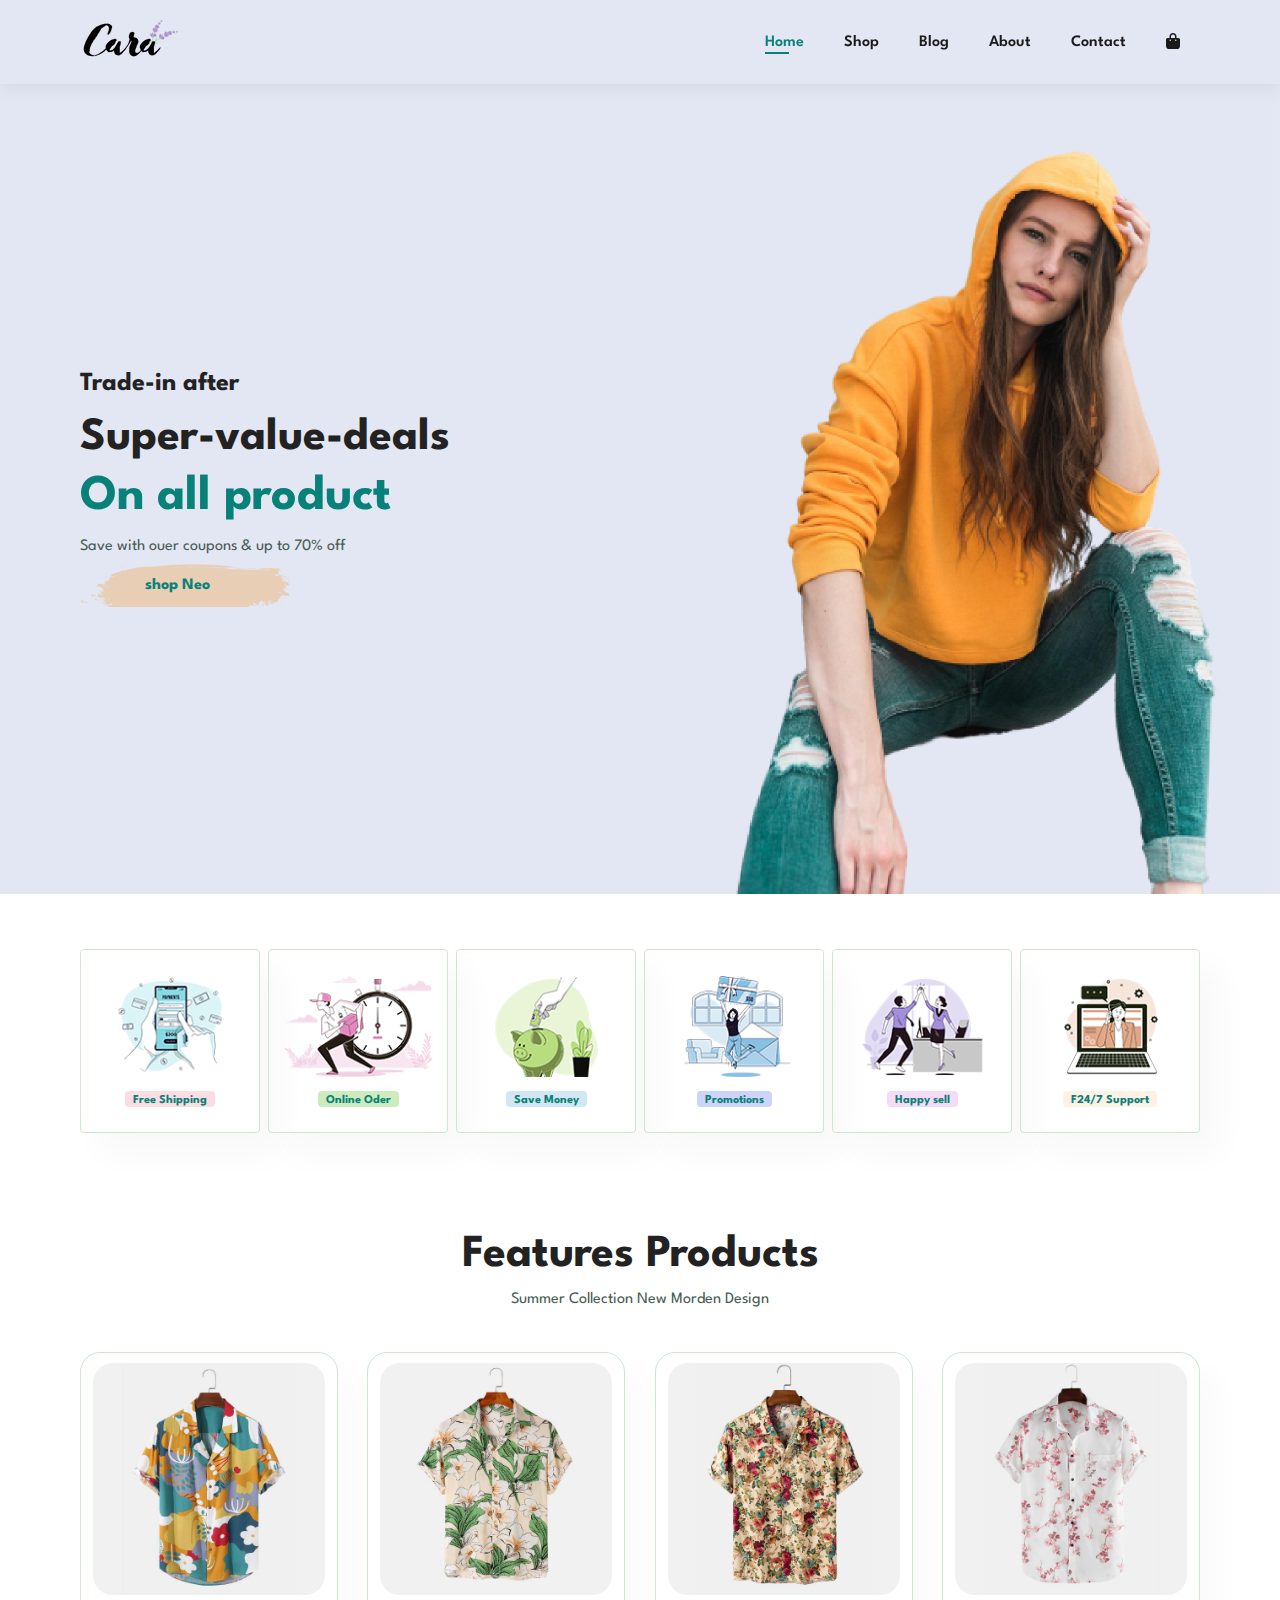
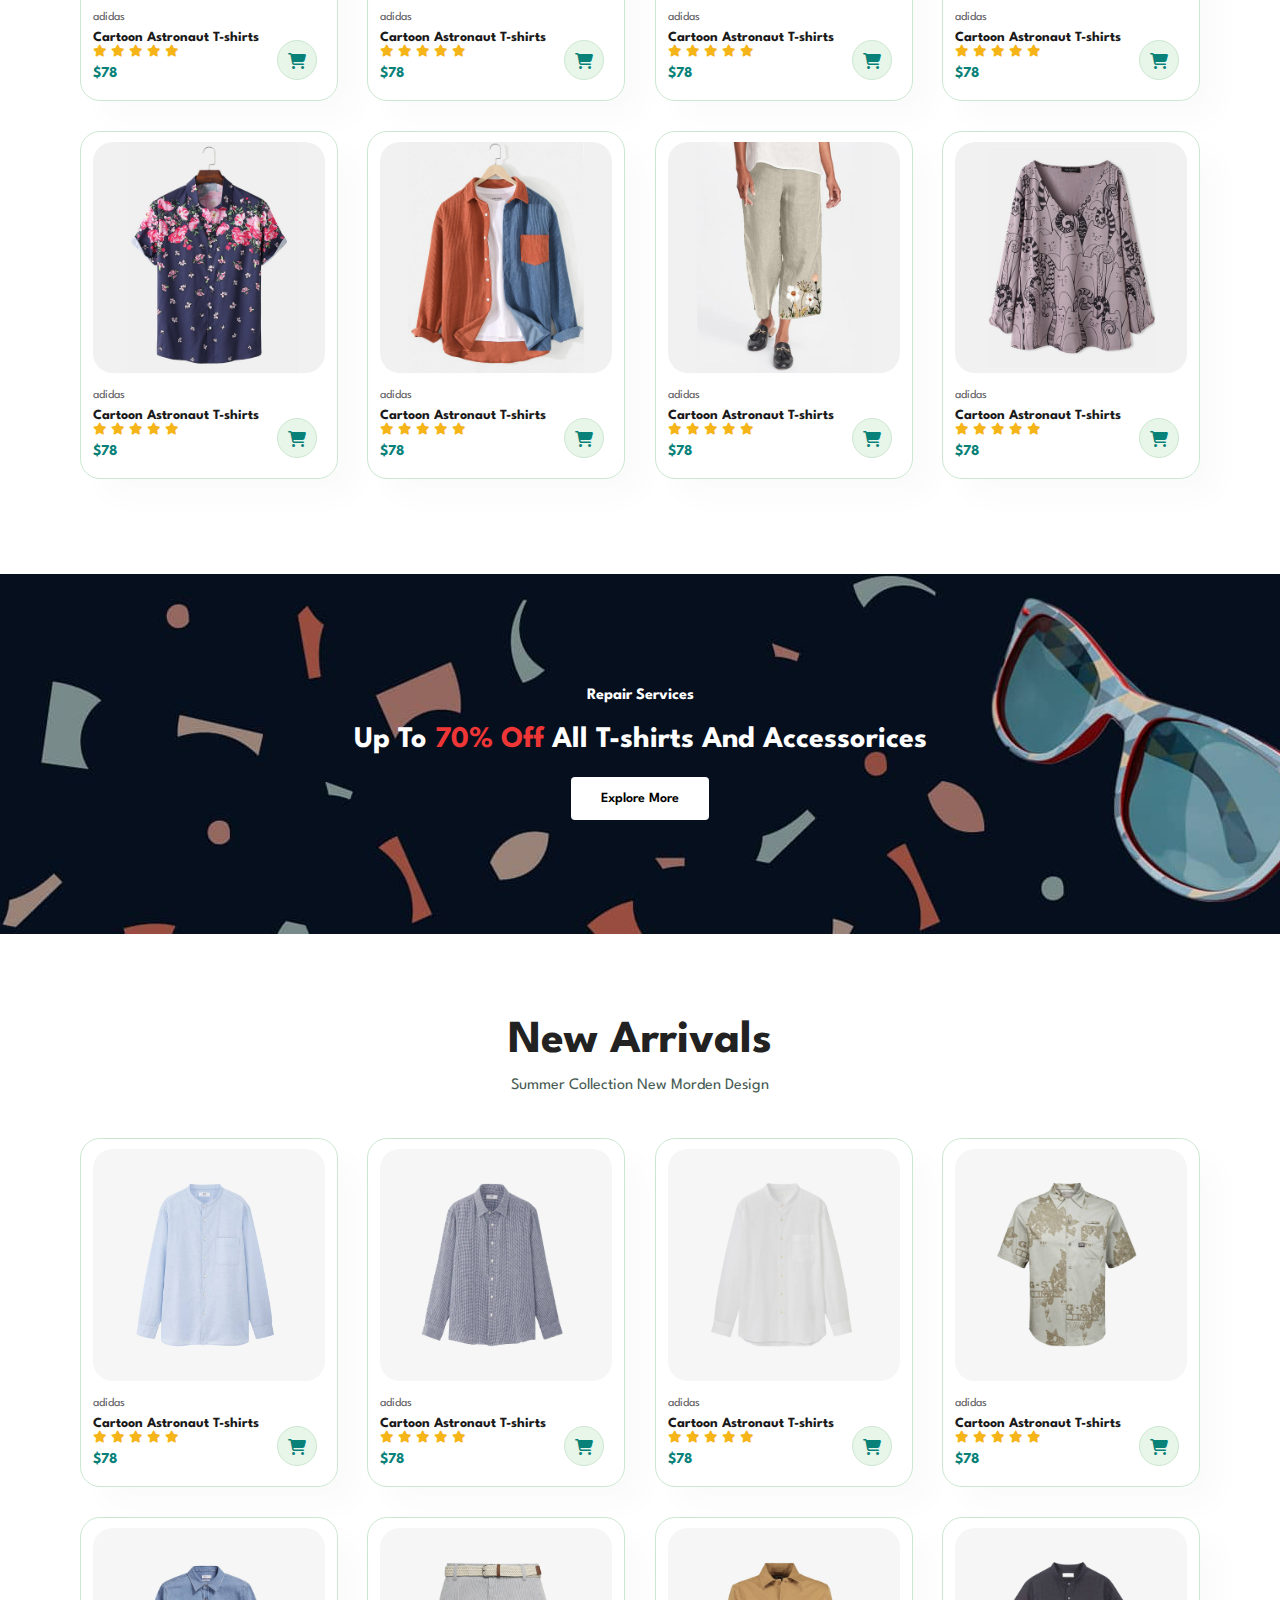
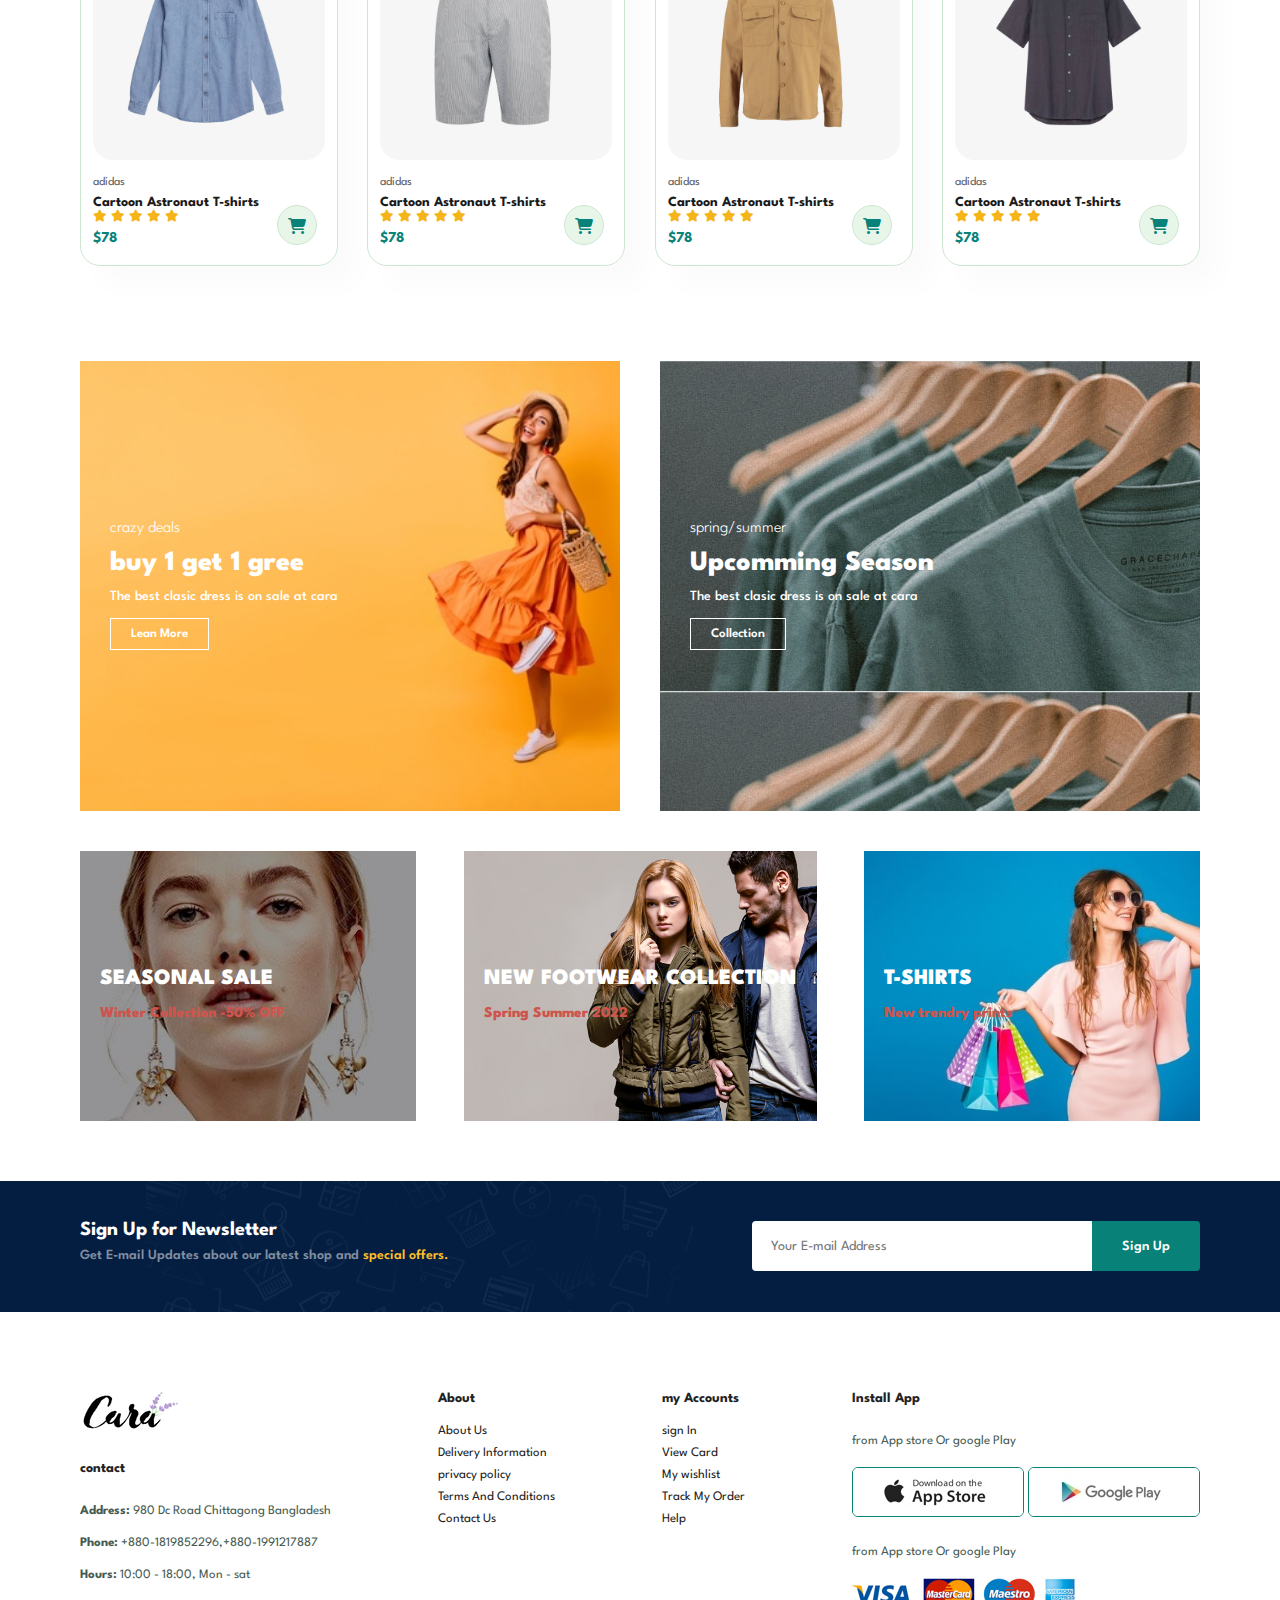
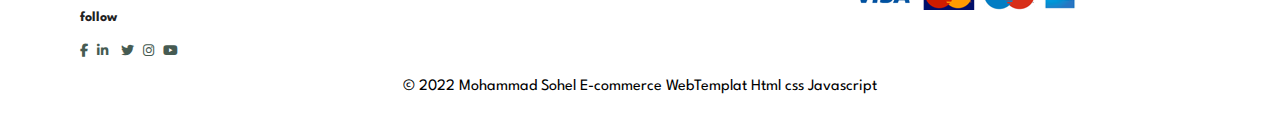
<file: index.html>
<!DOCTYPE html>
<html lang="en">
<head>
    <meta charset="UTF-8">
    <meta http-equiv="X-UA-Compatible" content="IE=edge">
    <meta name="viewport" content="width=device-width, initial-scale=1.0">
    <link rel="stylesheet" href="https://cdnjs.cloudflare.com/ajax/libs/font-awesome/6.1.1/css/all.min.css">
    <title>Ecommerce websalign</title>
    <link rel="stylesheet" href="style.css">
    <link rel="stylesheet" href="responsive/responsive.css">
</head>
<body>
   <!-- ======= START-HEADER-SECTION ======= -->

   <section id="header">
    <a href="#"><img src="img/logo.png" alt="" calss="logo"></a>
  <div>
    <ul id="navbar">
        <li><a class="active" href="index.html">Home</a></li>
        <li><a href="shop.html">Shop</a></li>
        <li><a href="blog.html">Blog</a></li>
        <li><a href="about.html">About</a></li>
        <li><a href="contact.html">Contact</a></li>
        <li id="lg-card"><a href="card.html"><i class="fa-solid fa-bag-shopping"></i></a></li>
        <a href="#"id="close"><i class="fa fa-times"></i></a>
    </ul>
  </div>
  <div id="mobile">
    <a href="cart.html"><i class="fa-solid fa-bag-shopping"></i></a>
    <i id="bar" class="fas fa-outdent"></i>
  </div>
   </section>
   <!-- ======= START-HOME-HERO-SECTION ======= -->
    <section id="hero">
    <h4>Trade-in after</h4>
    <h2>Super-value-deals</h2>
    <h1>On all product</h1>
    <p>Save with ouer coupons & up to 70% off</p>
    <button>shop Neo</button>
    </section>
<!-- ======= START-FEATURE-SECTION ======= -->
    <section id="feature" class="section-p1">
      <div class="fe-box">
        <img src="img/features/f1.png" alt="">
        <h6>Free Shipping</h6>
      </div>
      <div class="fe-box">
        <img src="img/features/f2.png" alt="">
        <h6>Online Oder</h6>
      </div>
      <div class="fe-box">
        <img src="img/features/f3.png" alt="">
        <h6>Save Money</h6>
      </div>
      <div class="fe-box">
        <img src="img/features/f4.png" alt="">
        <h6>Promotions</h6>
      </div>
      <div class="fe-box">
        <img src="img/features/f5.png" alt="">
        <h6>Happy sell</h6>
      </div>
      <div class="fe-box">
        <img src="img/features/f6.png" alt="">
        <h6>F24/7 Support</h6>
      </div>
    </section>
    <!-- ======= START-PRODUCT-SECTION ======= -->
    <section id="product1" class="section-p1">
      <h2>Features Products</h2>
      <p>Summer Collection New Morden Design</p>
      <div class="pro-container">
        <div class="pro">
          <img src="img/products/f1.jpg" alt="">
          <div class="des">
            <span>adidas</span>
            <h5>Cartoon Astronaut T-shirts</h5>
            <div class="star">
              <i class="fa fa-star" ></i>
              <i class="fa fa-star" ></i>
              <i class="fa fa-star" ></i>
              <i class="fa fa-star" ></i>
              <i class="fa fa-star" ></i>
            </div>
            <h4>$78</h4>
          </div>
          <a href="#"> <i class="fa fa-shopping-cart cart"></i> </a>
        </div>
        <div class="pro">
          <img src="img/products/f2.jpg" alt="">
          <div class="des">
            <span>adidas</span>
            <h5>Cartoon Astronaut T-shirts</h5>
            <div class="star">
              <i class="fa fa-star" ></i>
              <i class="fa fa-star" ></i>
              <i class="fa fa-star" ></i>
              <i class="fa fa-star" ></i>
              <i class="fa fa-star" ></i>
            </div>
            <h4>$78</h4>
          </div>
          <a href="#"> <i class="fa fa-shopping-cart cart"></i> </a>
        </div>
        <div class="pro">
          <img src="img/products/f3.jpg" alt="">
          <div class="des">
            <span>adidas</span>
            <h5>Cartoon Astronaut T-shirts</h5>
            <div class="star">
              <i class="fa fa-star" ></i>
              <i class="fa fa-star" ></i>
              <i class="fa fa-star" ></i>
              <i class="fa fa-star" ></i>
              <i class="fa fa-star" ></i>
            </div>
            <h4>$78</h4>
          </div>
          <a href="#"> <i class="fa fa-shopping-cart cart"></i> </a>
        </div>
        <div class="pro">
          <img src="img/products/f4.jpg" alt="">
          <div class="des">
            <span>adidas</span>
            <h5>Cartoon Astronaut T-shirts</h5>
            <div class="star">
              <i class="fa fa-star" ></i>
              <i class="fa fa-star" ></i>
              <i class="fa fa-star" ></i>
              <i class="fa fa-star" ></i>
              <i class="fa fa-star" ></i>
            </div>
            <h4>$78</h4>
          </div>
          <a href="#"> <i class="fa fa-shopping-cart cart"></i> </a>
        </div>
        <div class="pro">
          <img src="img/products/f5.jpg" alt="">
          <div class="des">
            <span>adidas</span>
            <h5>Cartoon Astronaut T-shirts</h5>
            <div class="star">
              <i class="fa fa-star" ></i>
              <i class="fa fa-star" ></i>
              <i class="fa fa-star" ></i>
              <i class="fa fa-star" ></i>
              <i class="fa fa-star" ></i>
            </div>
            <h4>$78</h4>
          </div>
          <a href="#"> <i class="fa fa-shopping-cart cart"></i> </a>
        </div>
        <div class="pro">
          <img src="img/products/f6.jpg" alt="">
          <div class="des">
            <span>adidas</span>
            <h5>Cartoon Astronaut T-shirts</h5>
            <div class="star">
              <i class="fa fa-star" ></i>
              <i class="fa fa-star" ></i>
              <i class="fa fa-star" ></i>
              <i class="fa fa-star" ></i>
              <i class="fa fa-star" ></i>
            </div>
            <h4>$78</h4>
          </div>
          <a href="#"> <i class="fa fa-shopping-cart cart"></i> </a>
        </div>
        <div class="pro">
          <img src="img/products/f7.jpg" alt="">
          <div class="des">
            <span>adidas</span>
            <h5>Cartoon Astronaut T-shirts</h5>
            <div class="star">
              <i class="fa fa-star" ></i>
              <i class="fa fa-star" ></i>
              <i class="fa fa-star" ></i>
              <i class="fa fa-star" ></i>
              <i class="fa fa-star" ></i>
            </div>
            <h4>$78</h4>
          </div>
          <a href="#"> <i class="fa fa-shopping-cart cart"></i> </a>
        </div>
        <div class="pro">
          <img src="img/products/f8.jpg" alt="">
          <div class="des">
            <span>adidas</span>
            <h5>Cartoon Astronaut T-shirts</h5>
            <div class="star">
              <i class="fa fa-star" ></i>
              <i class="fa fa-star" ></i>
              <i class="fa fa-star" ></i>
              <i class="fa fa-star" ></i>
              <i class="fa fa-star" ></i>
            </div>
            <h4>$78</h4>
          </div>
          <a href="#"> <i class="fa fa-shopping-cart cart"></i> </a>
        </div>
      </div>
    </section>
    <!-- ======= START-BANNER-SECTION ======= -->
    <section id="banner"class="section-ml">
      <h4>Repair Services</h4>
      <h2>Up To <span>70% Off</span> All T-shirts And Accessorices</h2>
      <button class="normal">Explore More</button>
    </section>
    <!-- ======= START-PRODUCT2-SECTION ======= -->
    <section id="product1" class="section-p1">
      <h2>New Arrivals</h2>
      <p>Summer Collection New Morden Design</p>
      <div class="pro-container">
        <div class="pro">
          <img src="img/products/n1.jpg" alt="">
          <div class="des">
            <span>adidas</span>
            <h5>Cartoon Astronaut T-shirts</h5>
            <div class="star">
              <i class="fa fa-star" ></i>
              <i class="fa fa-star" ></i>
              <i class="fa fa-star" ></i>
              <i class="fa fa-star" ></i>
              <i class="fa fa-star" ></i>
            </div>
            <h4>$78</h4>
          </div>
          <a href="#"> <i class="fa fa-shopping-cart cart"></i> </a>
        </div>
        <div class="pro">
          <img src="img/products/n2.jpg" alt="">
          <div class="des">
            <span>adidas</span>
            <h5>Cartoon Astronaut T-shirts</h5>
            <div class="star">
              <i class="fa fa-star" ></i>
              <i class="fa fa-star" ></i>
              <i class="fa fa-star" ></i>
              <i class="fa fa-star" ></i>
              <i class="fa fa-star" ></i>
            </div>
            <h4>$78</h4>
          </div>
          <a href="#"> <i class="fa fa-shopping-cart cart"></i> </a>
        </div>
        <div class="pro">
          <img src="img/products/n3.jpg" alt="">
          <div class="des">
            <span>adidas</span>
            <h5>Cartoon Astronaut T-shirts</h5>
            <div class="star">
              <i class="fa fa-star" ></i>
              <i class="fa fa-star" ></i>
              <i class="fa fa-star" ></i>
              <i class="fa fa-star" ></i>
              <i class="fa fa-star" ></i>
            </div>
            <h4>$78</h4>
          </div>
          <a href="#"> <i class="fa fa-shopping-cart cart"></i> </a>
        </div>
        <div class="pro">
          <img src="img/products/n4.jpg" alt="">
          <div class="des">
            <span>adidas</span>
            <h5>Cartoon Astronaut T-shirts</h5>
            <div class="star">
              <i class="fa fa-star" ></i>
              <i class="fa fa-star" ></i>
              <i class="fa fa-star" ></i>
              <i class="fa fa-star" ></i>
              <i class="fa fa-star" ></i>
            </div>
            <h4>$78</h4>
          </div>
          <a href="#"> <i class="fa fa-shopping-cart cart"></i> </a>
        </div>
        <div class="pro">
          <img src="img/products/n5.jpg" alt="">
          <div class="des">
            <span>adidas</span>
            <h5>Cartoon Astronaut T-shirts</h5>
            <div class="star">
              <i class="fa fa-star" ></i>
              <i class="fa fa-star" ></i>
              <i class="fa fa-star" ></i>
              <i class="fa fa-star" ></i>
              <i class="fa fa-star" ></i>
            </div>
            <h4>$78</h4>
          </div>
          <a href="#"> <i class="fa fa-shopping-cart cart"></i> </a>
        </div>
        <div class="pro">
          <img src="img/products/n6.jpg" alt="">
          <div class="des">
            <span>adidas</span>
            <h5>Cartoon Astronaut T-shirts</h5>
            <div class="star">
              <i class="fa fa-star" ></i>
              <i class="fa fa-star" ></i>
              <i class="fa fa-star" ></i>
              <i class="fa fa-star" ></i>
              <i class="fa fa-star" ></i>
            </div>
            <h4>$78</h4>
          </div>
          <a href="#"> <i class="fa fa-shopping-cart cart"></i> </a>
        </div>
        <div class="pro">
          <img src="img/products/n7.jpg" alt="">
          <div class="des">
            <span>adidas</span>
            <h5>Cartoon Astronaut T-shirts</h5>
            <div class="star">
              <i class="fa fa-star" ></i>
              <i class="fa fa-star" ></i>
              <i class="fa fa-star" ></i>
              <i class="fa fa-star" ></i>
              <i class="fa fa-star" ></i>
            </div>
            <h4>$78</h4>
          </div>
          <a href="#"> <i class="fa fa-shopping-cart cart"></i> </a>
        </div>
        <div class="pro">
          <img src="img/products/n8.jpg" alt="">
          <div class="des">
            <span>adidas</span>
            <h5>Cartoon Astronaut T-shirts</h5>
            <div class="star">
              <i class="fa fa-star" ></i>
              <i class="fa fa-star" ></i>
              <i class="fa fa-star" ></i>
              <i class="fa fa-star" ></i>
              <i class="fa fa-star" ></i>
            </div>
            <h4>$78</h4>
          </div>
          <a href="#"> <i class="fa fa-shopping-cart cart"></i> </a>
        </div>
      </div>
    </section>
    <!-- ======= START-SM-BANNER-SECTION ======= -->
    <section id="sm-banner"class="section-p1">
      <div class="banner-box">
        <h4>crazy deals</h4>
        <h2>buy 1 get 1 gree</h2>
        <span>The best clasic dress is on sale at cara</span>
        <button class="white">Lean More</button>
      </div>

      <div class="banner-box banner-box2">
        <h4>spring/summer</h4>
        <h2>Upcomming Season</h2>
        <span>The best clasic dress is on sale at cara</span>
        <button class="white">Collection</button>
      </div>

    </section>
     <!-- ======= START-BANNER3-SECTION ======= -->
    <section id="banner-3">
  <div class="banner-box ">
    <h2>SEASONAL SALE</h2>
    <h3>Winter Collection -50% OFF</h3>
  </div>
  <div class="banner-box banner-box2">
    <h2>NEW FOOTWEAR COLLECTION</h2>
    <h3>Spring Summer 2022</h3>
  </div>
  <div class="banner-box banner-box3">
    <h2>T-SHIRTS</h2>
    <h3>New trendry prints</h3>
  </div>
    </section>
<!-- ======= START-NEWSLETTER-SECTION ======= -->
    <section id="newsletter"class="section-p1 section-ml">
  <div class="newstext">
    <h4>Sign Up for Newsletter</h4>
    <p>Get E-mail Updates about our latest shop and <span>special offers.</span></p>
  </div>
  <div class="form">
    <input type="text" placeholder="Your E-mail Address">
    <button class="normal">Sign Up</button>
  </div>
    </section>
<!-- ======= START-FUTER-SECTION ======= -->
    <footer class="section-p1">
<div class="col">
  <img class="logo" src="img/logo.png" alt="">
  <h4>contact</h4>
  <p> <strong>Address:</strong> 980 Dc Road Chittagong Bangladesh</p>
  <p> <strong>Phone:</strong> +880-1819852296,+880-1991217887</p>
  <p> <strong>Hours:</strong> 10:00 - 18:00, Mon - sat</p>
  <div class="follow">
    <h4>follow</h4>
    <div class="icon">
    <a href="#"><i class="fa-brands fa-facebook-f"></i></a>
    <a href="#"><i class="fa-brands fa-linkedin-in"></i><a>
    <a href="#"><i class="fa-brands fa-twitter"></i></a>
    <a href="#"><i class="fa-brands fa-instagram"></i></a>
    <a href="#"><i class="fa-brands fa-youtube"></i></a>
    </div>
  </div>
</div>
<div class="col">
  <h4>About</h4>
  <a href="#">About Us</a>
  <a href="#">Delivery Information</a>
  <a href="#">privacy policy</a>
  <a href="#">Terms And Conditions</a>
  <a href="#">Contact Us</a>
</div>
<div class="col">
  <h4>my Accounts</h4>
  <a href="#">sign In</a>
  <a href="#">View Card</a>
  <a href="#">My wishlist</a>
  <a href="#">Track My Order</a>
  <a href="#">Help</a>
</div>
<div class="col install">
<h4>Install App</h4>
<p>from App store Or google Play</p>
<div class="row">
  <img src="img/pay/app.jpg" alt="">
  <img src="img/pay/play.jpg" alt="">
  <p>from App store Or google Play</p>
</div>
<img src="img/pay/pay.png" alt="">
</div>
<div class="copyright">
  &copy 2022 Mohammad Sohel E-commerce WebTemplat Html css Javascript 
</div>
    </footer>




<script src="javascript.js"></script>
</body>
</html>
</file>
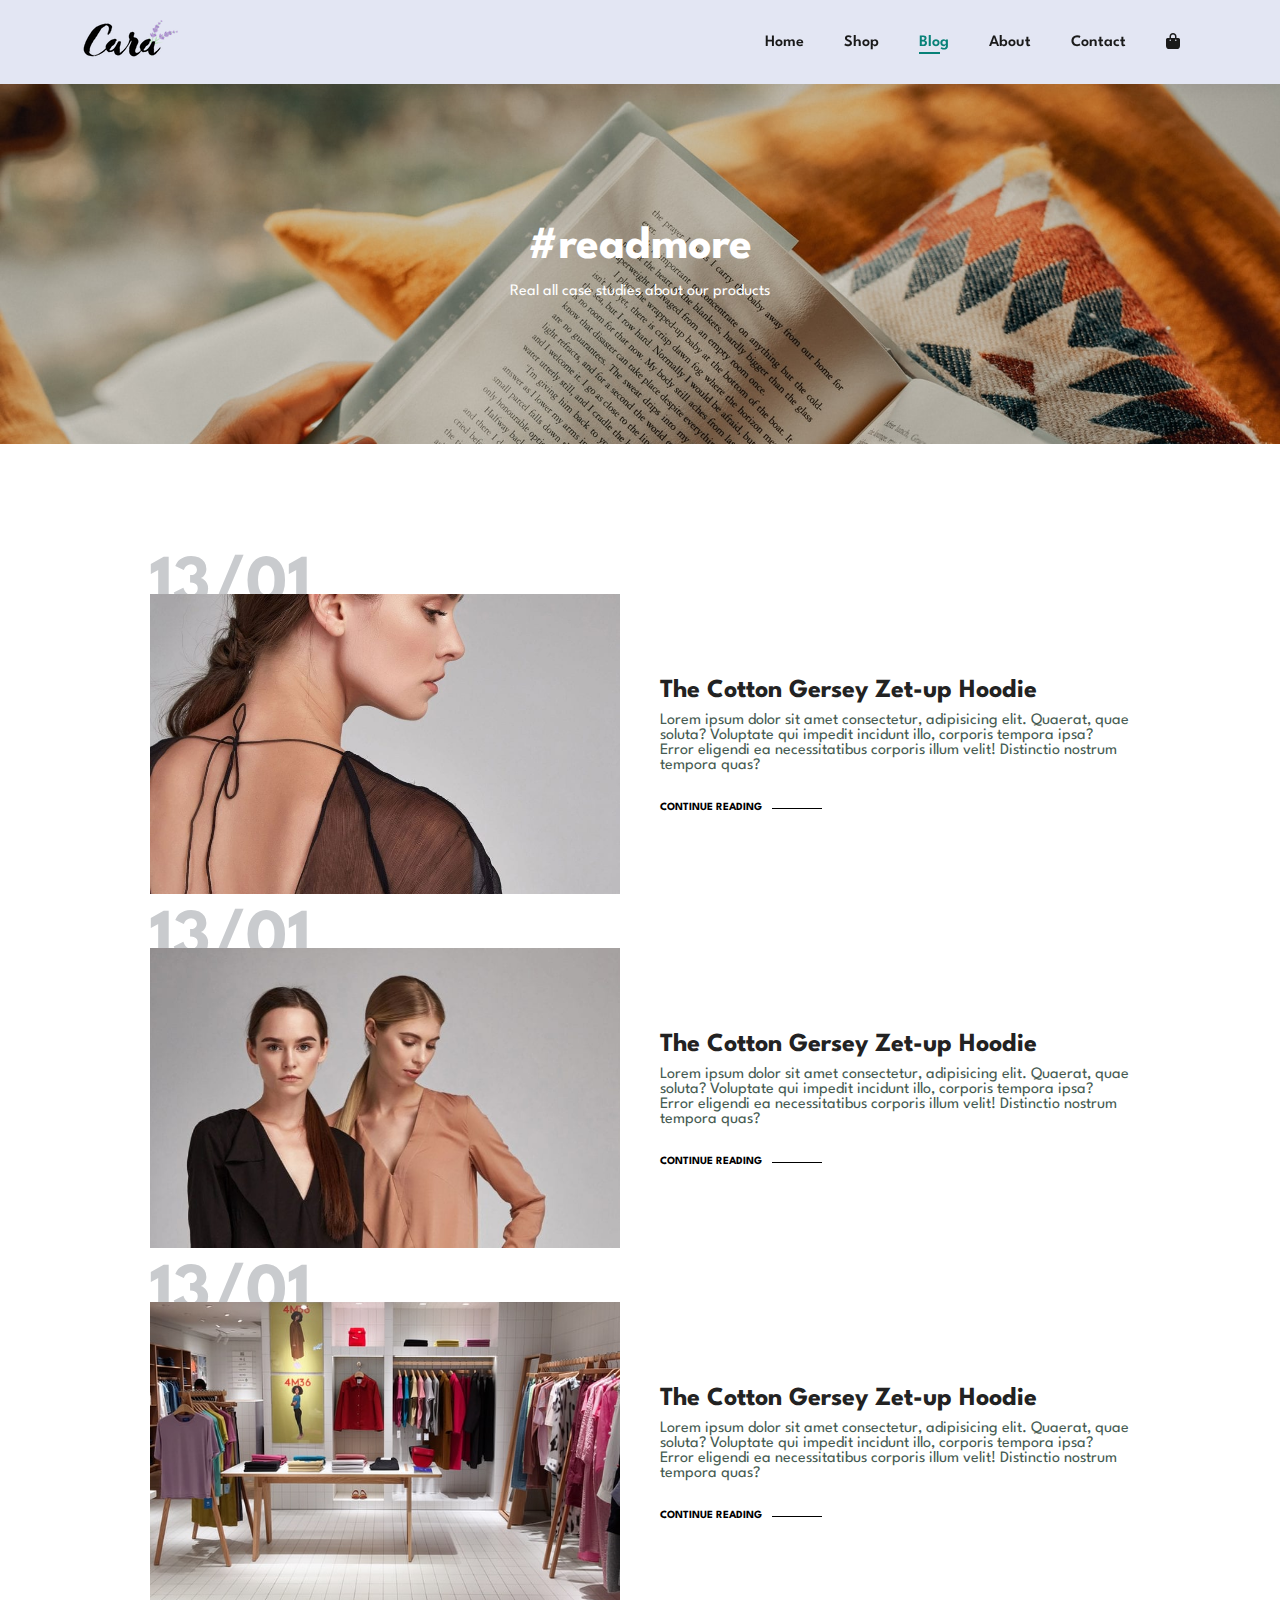
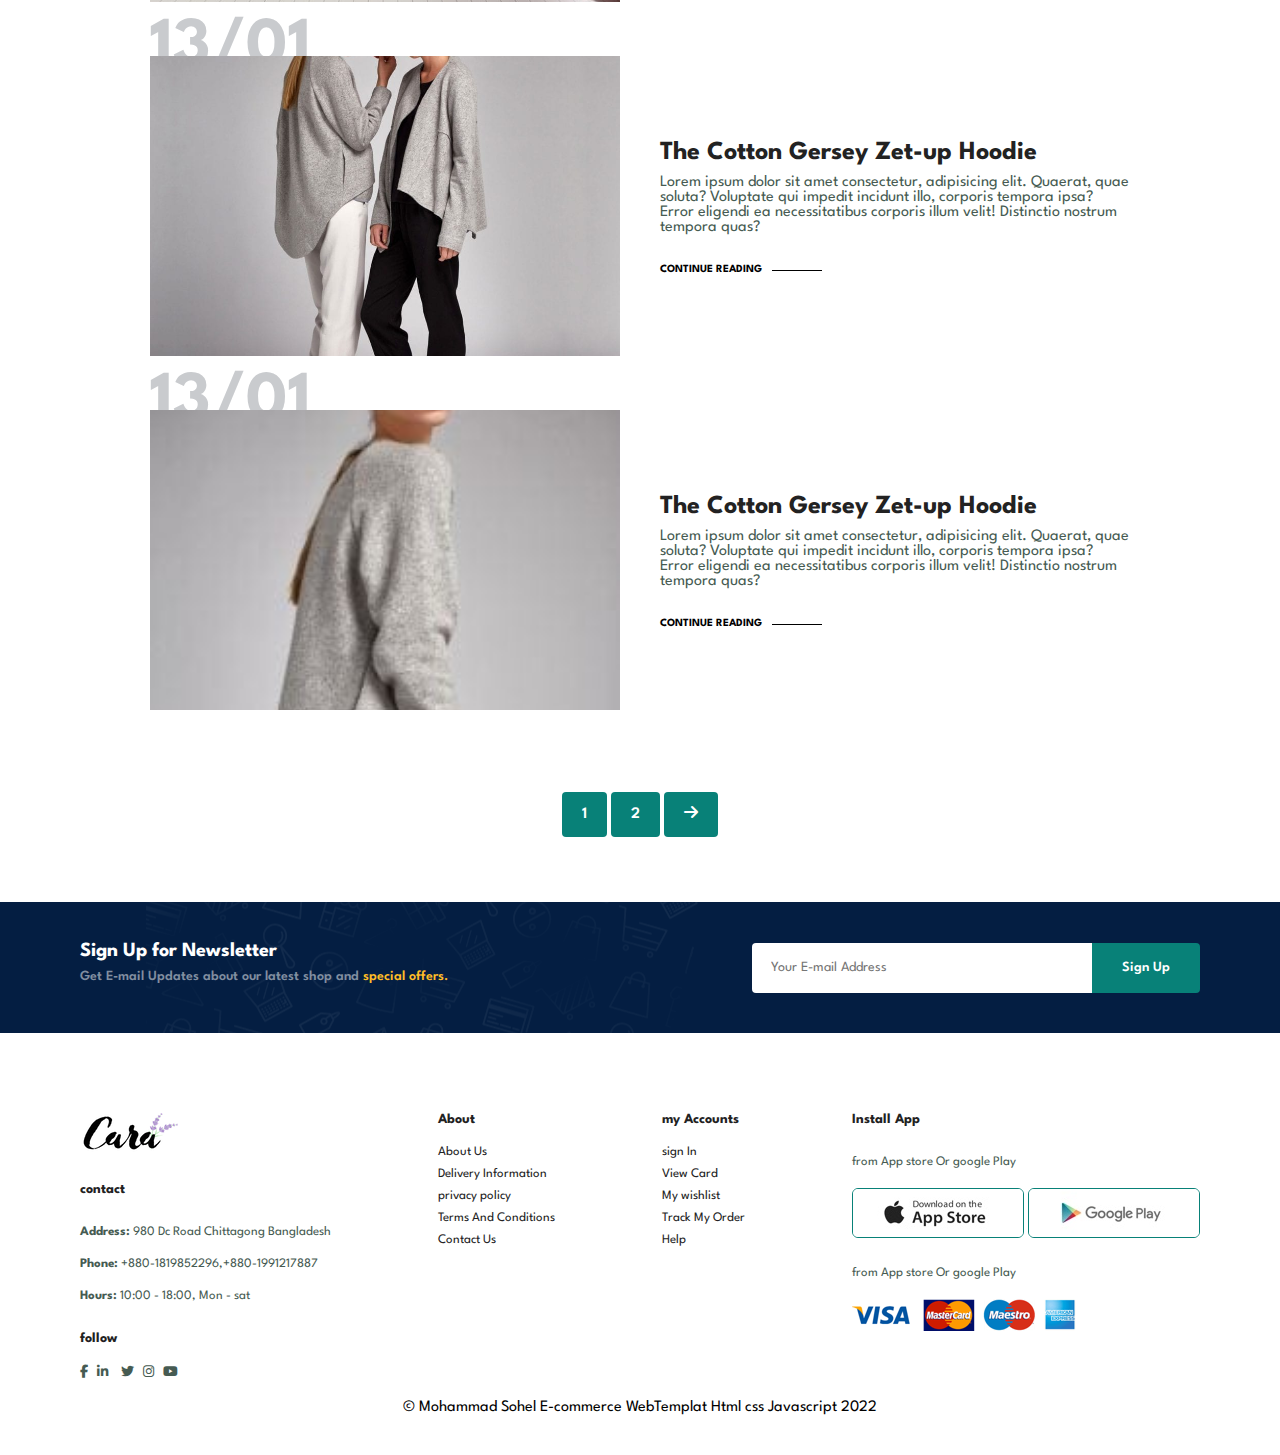
<file: blog.html>
<!DOCTYPE html>
<html lang="en">
<head>
    <meta charset="UTF-8">
    <meta http-equiv="X-UA-Compatible" content="IE=edge">
    <meta name="viewport" content="width=device-width, initial-scale=1.0">
    <link rel="stylesheet" href="https://cdnjs.cloudflare.com/ajax/libs/font-awesome/6.1.1/css/all.min.css">
    <title>ecommerce websalign</title>
    <link rel="stylesheet" href="style.css">
    <link rel="stylesheet" href="responsive/responsive.css">
</head>
<body>
   <!-- ======= START-HEADER-SECTION ======= -->

   <section id="header">
    <a href="#"><img src="img/logo.png" alt="" calss="logo"></a>
  <div>
    <ul id="navbar">
        <li><a href="index.html">Home</a></li>
        <li><a href="shop.html">Shop</a></li>
        <li><a class="active" href="blog.html">Blog</a></li>
        <li><a href="about.html">About</a></li>
        <li><a href="contact.html">Contact</a></li>
        <li id="lg-card"><a href="card.html"><i class="fa-solid fa-bag-shopping"></i></a></li>
        <a href="#"id="close"><i class="fa fa-times"></i></a>
    </ul>
  </div>
  <div id="mobile">
    <a href="cart.html"><i class="fa-solid fa-bag-shopping"></i></a>
    <i id="bar" class="fas fa-outdent"></i>
  </div>
   </section>
   <!-- ======= START-HOME-HERO-SECTION ======= -->
  <section id="page-header" class="blog-header">
    <h2>#readmore</h2>
    <p>Real all case studies about our products</p>
  </section>
<!-- ======= START-BLOG-SECTION ======= -->
<section id="blog">
    <div class="blog-box">
        <div class="blog-img">
            <img src="img/blog/b1.jpg" alt="">
        </div>
        <div class="blog-details">
            <h4>The Cotton Gersey Zet-up Hoodie</h4>
            <p>Lorem ipsum dolor sit amet consectetur, adipisicing elit. Quaerat, quae soluta? Voluptate qui impedit incidunt illo, corporis tempora ipsa? Error eligendi ea necessitatibus corporis illum velit! Distinctio nostrum tempora quas?</p>
           <a href="#">CONTINUE READING</a>
           
        </div>
        <h1>13/01</h1>
       
    </div>
    <div class="blog-box">
        <div class="blog-img">
            <img src="img/blog/b2.jpg" alt="">
        </div>
        <div class="blog-details">
            <h4>The Cotton Gersey Zet-up Hoodie</h4>
            <p>Lorem ipsum dolor sit amet consectetur, adipisicing elit. Quaerat, quae soluta? Voluptate qui impedit incidunt illo, corporis tempora ipsa? Error eligendi ea necessitatibus corporis illum velit! Distinctio nostrum tempora quas?</p>
           <a href="#">CONTINUE READING</a>
           
        </div>
        <h1>13/01</h1>
       
    </div>
    <div class="blog-box">
        <div class="blog-img">
            <img src="img/blog/b3.jpg" alt="">
        </div>
        <div class="blog-details">
            <h4>The Cotton Gersey Zet-up Hoodie</h4>
            <p>Lorem ipsum dolor sit amet consectetur, adipisicing elit. Quaerat, quae soluta? Voluptate qui impedit incidunt illo, corporis tempora ipsa? Error eligendi ea necessitatibus corporis illum velit! Distinctio nostrum tempora quas?</p>
           <a href="#">CONTINUE READING</a>
           
        </div>
        <h1>13/01</h1>
       
    </div>
    <div class="blog-box">
        <div class="blog-img">
            <img src="img/blog/b4.jpg" alt="">
        </div>
        <div class="blog-details">
            <h4>The Cotton Gersey Zet-up Hoodie</h4>
            <p>Lorem ipsum dolor sit amet consectetur, adipisicing elit. Quaerat, quae soluta? Voluptate qui impedit incidunt illo, corporis tempora ipsa? Error eligendi ea necessitatibus corporis illum velit! Distinctio nostrum tempora quas?</p>
           <a href="#">CONTINUE READING</a>
           
        </div>
        <h1>13/01</h1>
       
    </div>
    <div class="blog-box">
        <div class="blog-img">
            <img src="img/blog/b5.jpg" alt="">
        </div>
        <div class="blog-details">
            <h4>The Cotton Gersey Zet-up Hoodie</h4>
            <p>Lorem ipsum dolor sit amet consectetur, adipisicing elit. Quaerat, quae soluta? Voluptate qui impedit incidunt illo, corporis tempora ipsa? Error eligendi ea necessitatibus corporis illum velit! Distinctio nostrum tempora quas?</p>
           <a href="#">CONTINUE READING</a>
           
        </div>
        <h1>13/01</h1>
       
    </div>
</section>
  
  <section id="pagination"class="section-p1">
  <a href="#">1</a>
  <a href="#">2</a>
  <a href="#"><i class="fa-solid fa-arrow-right"></i></a>
  </section>
   

<!-- ======= START-NEWSLETTER-SECTION ======= -->
  <section id="newsletter"class="section-p1 section-ml">
  <div class="newstext">
    <h4>Sign Up for Newsletter</h4>
    <p>Get E-mail Updates about our latest shop and <span>special offers.</span></p>
  </div>
  <div class="form">
    <input type="text" placeholder="Your E-mail Address">
    <button class="normal">Sign Up</button>
  </div>
  </section>
<!-- ======= START-FUTER-SECTION ======= -->
  <footer class="section-p1">
<div class="col">
  <img class="logo" src="img/logo.png" alt="">
  <h4>contact</h4>
  <p> <strong>Address:</strong> 980 Dc Road Chittagong Bangladesh</p>
  <p> <strong>Phone:</strong> +880-1819852296,+880-1991217887</p>
  <p> <strong>Hours:</strong> 10:00 - 18:00, Mon - sat</p>
  <div class="follow">
    <h4>follow</h4>
    <div class="icon">
    <a href="#"><i class="fa-brands fa-facebook-f"></i></a>
    <a href="#"><i class="fa-brands fa-linkedin-in"></i><a>
    <a href="#"><i class="fa-brands fa-twitter"></i></a>
    <a href="#"><i class="fa-brands fa-instagram"></i></a>
    <a href="#"><i class="fa-brands fa-youtube"></i></a>
    </div>
  </div>
</div>
<div class="col">
  <h4>About</h4>
  <a href="#">About Us</a>
  <a href="#">Delivery Information</a>
  <a href="#">privacy policy</a>
  <a href="#">Terms And Conditions</a>
  <a href="#">Contact Us</a>
</div>
<div class="col">
  <h4>my Accounts</h4>
  <a href="#">sign In</a>
  <a href="#">View Card</a>
  <a href="#">My wishlist</a>
  <a href="#">Track My Order</a>
  <a href="#">Help</a>
</div>
<div class="col install">
<h4>Install App</h4>
<p>from App store Or google Play</p>
<div class="row">
  <img src="img/pay/app.jpg" alt="">
  <img src="img/pay/play.jpg" alt="">
  <p>from App store Or google Play</p>
</div>
<img src="img/pay/pay.png" alt="">
</div>
<div class="copyright">
  &copy Mohammad Sohel E-commerce WebTemplat Html css Javascript 2022
</div>
  </footer>




<script src="javascript.js"></script>
</body>
</html>
</file>
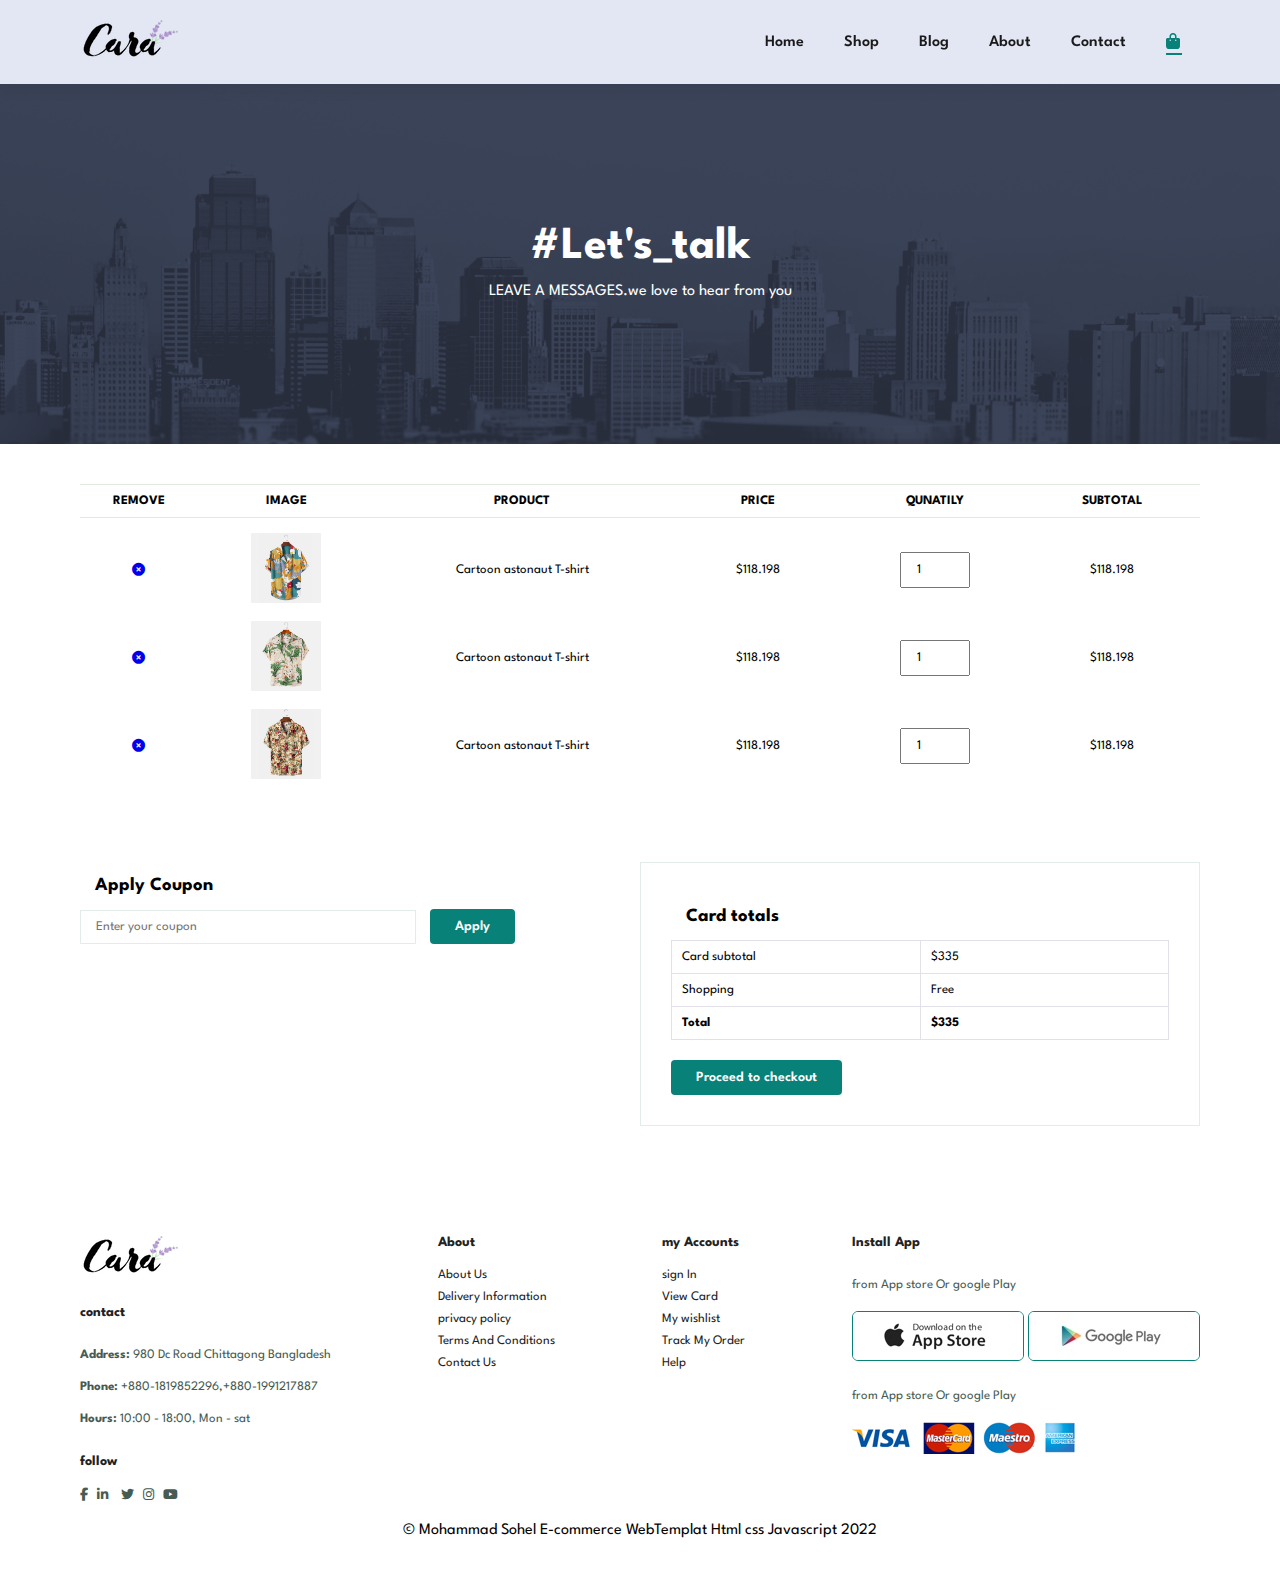
<file: card.html>
<!DOCTYPE html>
<html lang="en">
<head>
    <meta charset="UTF-8">
    <meta http-equiv="X-UA-Compatible" content="IE=edge">
    <meta name="viewport" content="width=device-width, initial-scale=1.0">
    <link rel="stylesheet" href="https://cdnjs.cloudflare.com/ajax/libs/font-awesome/6.1.1/css/all.min.css">
    <title>ecommerce websalign</title>
    <link rel="stylesheet" href="style.css">
    <link rel="stylesheet" href="responsive/responsive.css">
</head>
<body>
   

 <section id="header">
    <a href="#"><img src="img/logo.png" alt="" calss="logo"></a>
  <div>
    <ul id="navbar">
        <li><a href="index.html">Home</a></li>
        <li><a href="shop.html">Shop</a></li>
        <li><a href="blog.html">Blog</a></li>
        <li><a href="about.html">About</a></li>
        <li><a href="contact.html">Contact</a></li>
        <li id="lg-card"><a class="active" href="card.html"><i class="fa-solid fa-bag-shopping"></i></a></li>
        <a href="#"id="close"><i class="fa fa-times"></i></a>
    </ul>
  </div>
  <div id="mobile">
    <a href="cart.html"><i class="fa-solid fa-bag-shopping"></i></a>
    <i id="bar" class="fas fa-outdent"></i>
  </div>
 </section>
   
 <section id="page-header" class="about-header">
    <h2>#Let's_talk</h2>
    <p>LEAVE A MESSAGES.we love to hear from you</p>
 </section>
<!-- ======= START-CARD-SECTION ======= -->
<section id="card"class="section-p1">
    <table width="100%">
        <thead>
            <tr>
                <td>REMOVE</td>
                <td>IMAGE</td>
                <td>PRODUCT</td>
                <td>PRICE</td>
                <td>QUNATILY</td>
                <td>SUBTOTAL</td>
            </tr>
        </thead>
        <tbody>
            <tr>
                <td><a href="#"><i class="fa fa-times-circle"></i></a></td>
                <td><img src="img/products/f1.jpg" alt=""></td>
                <td>Cartoon astonaut T-shirt</td>
                <td>$118.198</td>
                <td><input type="number" value="1"></td>
                <td>$118.198</td>
            </tr>
            <tr>
                <td><a href="#"><i class="fa fa-times-circle"></i></a></td>
                <td><img src="img/products/f2.jpg" alt=""></td>
                <td>Cartoon astonaut T-shirt</td>
                <td>$118.198</td>
                <td><input type="number" value="1"></td>
                <td>$118.198</td>
            </tr>
            <tr>
                <td><a href="#"><i class="fa fa-times-circle"></i></a></td>
                <td><img src="img/products/f3.jpg" alt=""></td>
                <td>Cartoon astonaut T-shirt</td>
                <td>$118.198</td>
                <td><input type="number" value="1"></td>
                <td>$118.198</td>
            </tr>
        </tbody>
    </table>

</section>
<!-- ======= START-CARD-ADD-SECTION ======= -->
<section id="card-add"class="section-p1">
<div id="coupon">
    <h3>Apply Coupon</h3>
    <div><input type="text"placeholder="Enter your coupon">
    <button class="normal">Apply</button>
    </div>
    
</div>
<div id="subtotal">
    <h3>Card totals</h3>
    <table>
        <tr>
            <td>Card subtotal</td>
            <td>$335</td>
        </tr>
        <tr>
            <td>Shopping</td>
            <td>Free</td>
        </tr>
        <tr>
            <td> <strong>Total</strong></td>
            <td> <strong>$335</strong></td>
        </tr>
    </table>
    <button class="normal">Proceed to checkout</button>
</div>
</section>
<footer class="section-p1">
<div class="col">
  <img class="logo" src="img/logo.png" alt="">
  <h4>contact</h4>
  <p> <strong>Address:</strong> 980 Dc Road Chittagong Bangladesh</p>
  <p> <strong>Phone:</strong> +880-1819852296,+880-1991217887</p>
  <p> <strong>Hours:</strong> 10:00 - 18:00, Mon - sat</p>
  <div class="follow">
    <h4>follow</h4>
    <div class="icon">
    <a href="#"><i class="fa-brands fa-facebook-f"></i></a>
    <a href="#"><i class="fa-brands fa-linkedin-in"></i><a>
    <a href="#"><i class="fa-brands fa-twitter"></i></a>
    <a href="#"><i class="fa-brands fa-instagram"></i></a>
    <a href="#"><i class="fa-brands fa-youtube"></i></a>
    </div>
  </div>
</div>
<div class="col">
  <h4>About</h4>
  <a href="#">About Us</a>
  <a href="#">Delivery Information</a>
  <a href="#">privacy policy</a>
  <a href="#">Terms And Conditions</a>
  <a href="#">Contact Us</a>
</div>
<div class="col">
  <h4>my Accounts</h4>
  <a href="#">sign In</a>
  <a href="#">View Card</a>
  <a href="#">My wishlist</a>
  <a href="#">Track My Order</a>
  <a href="#">Help</a>
</div>
<div class="col install">
<h4>Install App</h4>
<p>from App store Or google Play</p>
<div class="row">
  <img src="img/pay/app.jpg" alt="">
  <img src="img/pay/play.jpg" alt="">
  <p>from App store Or google Play</p>
</div>
<img src="img/pay/pay.png" alt="">
</div>
<div class="copyright">
  &copy Mohammad Sohel E-commerce WebTemplat Html css Javascript 2022
</div>
</footer>

 


<script src="javascript.js"></script>
</body>
</html>
</file>
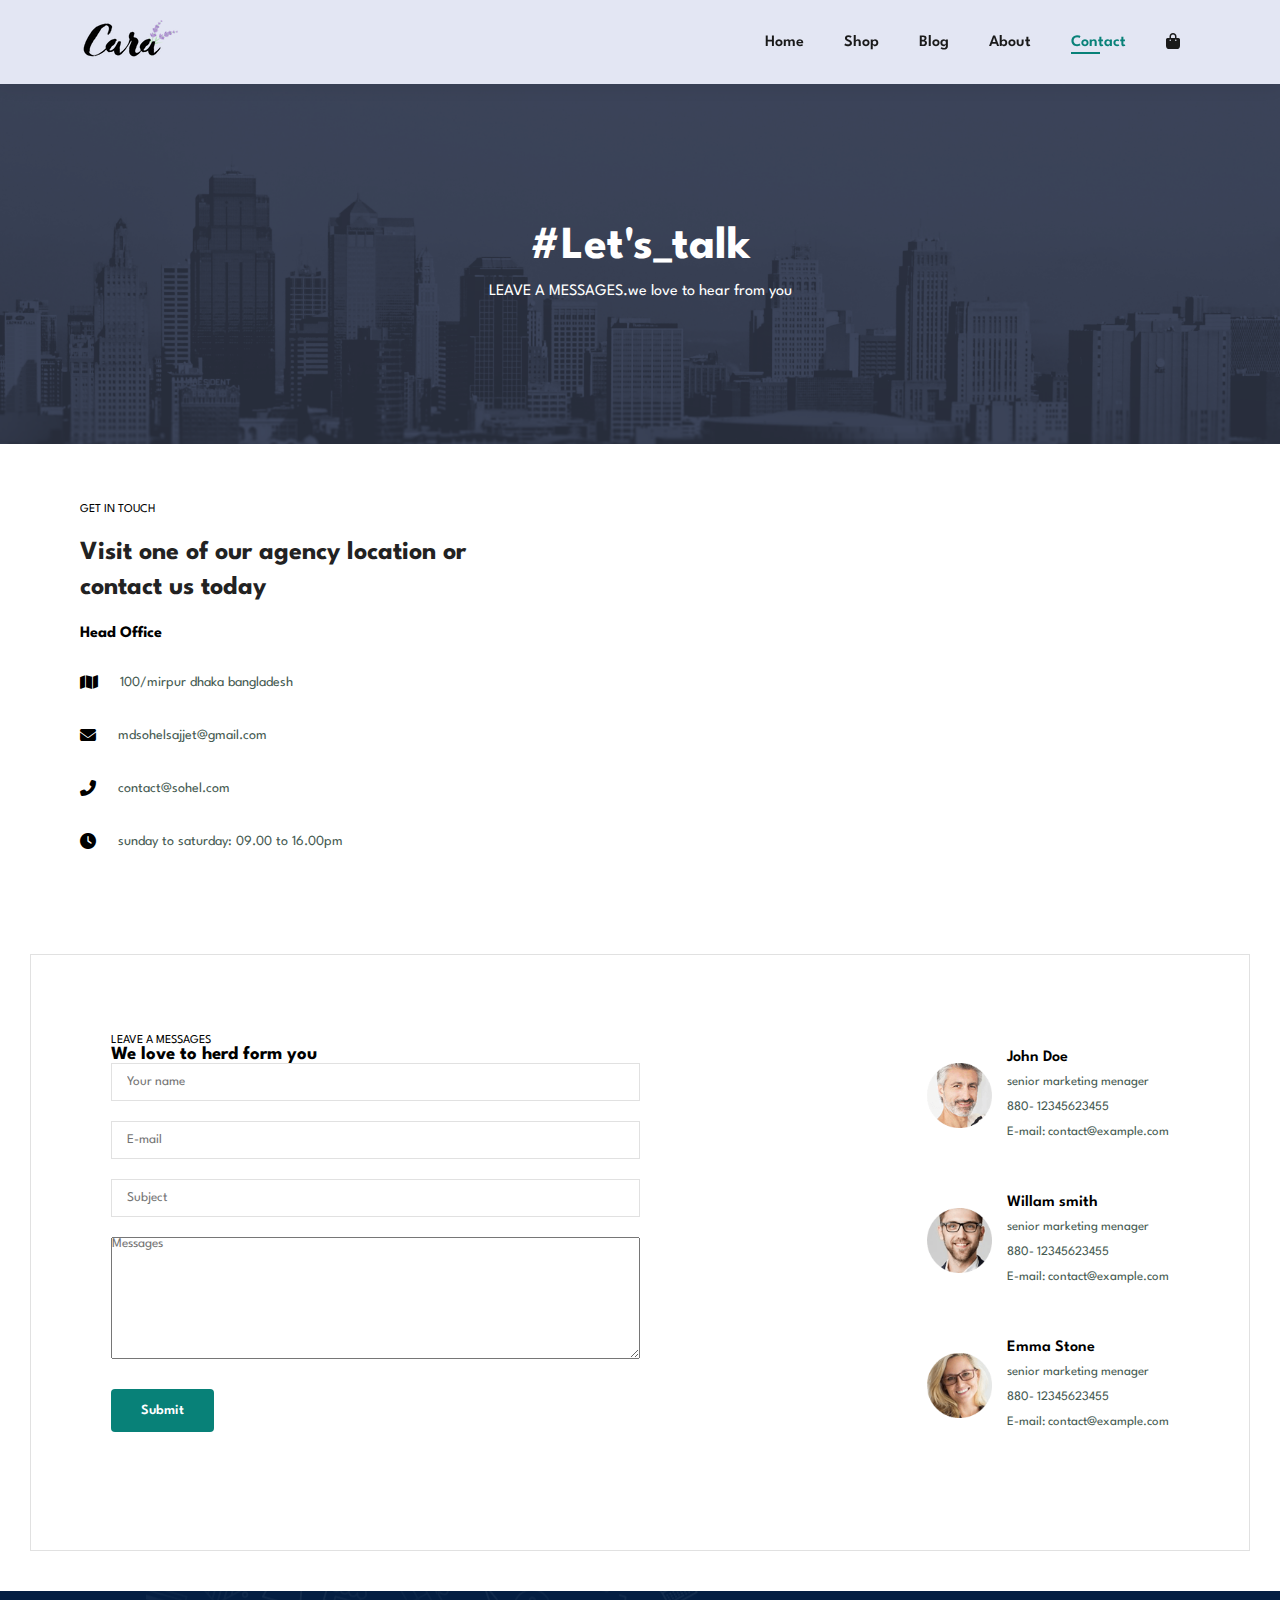
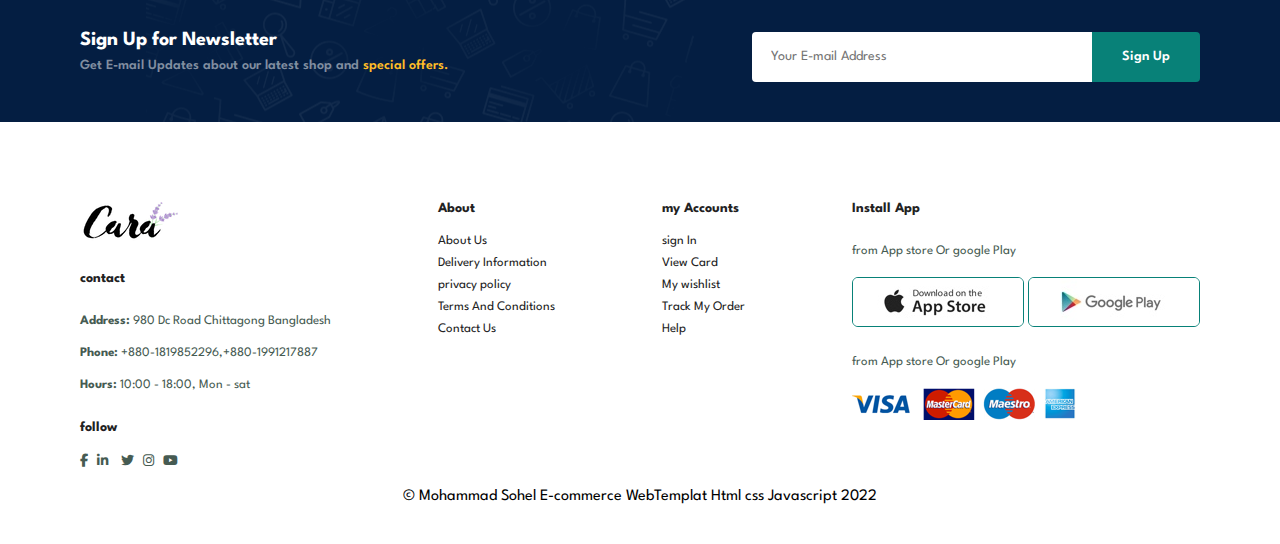
<file: contact.html>
<!DOCTYPE html>
<html lang="en">
<head>
    <meta charset="UTF-8">
    <meta http-equiv="X-UA-Compatible" content="IE=edge">
    <meta name="viewport" content="width=device-width, initial-scale=1.0">
    <link rel="stylesheet" href="https://cdnjs.cloudflare.com/ajax/libs/font-awesome/6.1.1/css/all.min.css">
    <title>ecommerce websalign</title>
    <link rel="stylesheet" href="style.css">
    <link rel="stylesheet" href="responsive/responsive.css">
</head>
<body>
   

 <section id="header">
    <a href="#"><img src="img/logo.png" alt="" calss="logo"></a>
  <div>
    <ul id="navbar">
        <li><a href="index.html">Home</a></li>
        <li><a href="shop.html">Shop</a></li>
        <li><a href="blog.html">Blog</a></li>
        <li><a href="about.html">About</a></li>
        <li><a class="active"href="contact.html">Contact</a></li>
        <li id="lg-card"><a href="card.html"><i class="fa-solid fa-bag-shopping"></i></a></li>
        <a href="#"id="close"><i class="fa fa-times"></i></a>
    </ul>
  </div>
  <div id="mobile">
    <a href="cart.html"><i class="fa-solid fa-bag-shopping"></i></a>
    <i id="bar" class="fas fa-outdent"></i>
  </div>
 </section>
   
 <section id="page-header" class="about-header">
    <h2>#Let's_talk</h2>
    <p>LEAVE A MESSAGES.we love to hear from you</p>
 </section>
<!-- ======= START-ABOUT-SECTION ======= -->
<section id="contact-detils"class="section-p1">
    <div class="details">
    <span>GET IN TOUCH</span>
    <h2>Visit one of our agency location or contact us today</h2>
     <h3>Head Office</h3>
        <div>
          <li>
            <i class="fa fa-map" ></i>
            <p>100/mirpur dhaka bangladesh</p>
          </li>
          <li>
            <i class="fa fa-envelope" ></i>
            <p>mdsohelsajjet@gmail.com</p>
          </li>
          <li>
            <i class="fas fa-phone-alt    "></i>
            <p>contact@sohel.com</p>
          </li>
          <li>
            <i class="fas fa-clock    "></i>
            <p>sunday to saturday: 09.00 to 16.00pm</p>
          </li>
        </div>
    </div>
    <div class="map">
      <iframe src="https://www.google.com/maps/embed?pb=!1m18!1m12!1m3!1d233667.822389234!2d90.27923642796303!3d23.780887457994183!2m3!1f0!2f0!3f0!3m2!1i1024!2i768!4f13.1!3m3!1m2!1s0x3755b8b087026b81%3A0x8fa563bbdd5904c2!2z4Kai4Ka-4KaV4Ka-!5e0!3m2!1sbn!2sbd!4v1655743305969!5m2!1sbn!2sbd" width="600" height="450" style="border:0;" allowfullscreen="" loading="lazy" referrerpolicy="no-referrer-when-downgrade"></iframe>
    </div>
</section>
<!-- ======= START-FORM-DETAILS-SECTION ======= -->
<section id="form-details">
  <form action="">
    <span>LEAVE A MESSAGES</span>
    <h3>We love to herd form you </h3>
    <input type="text"placeholder="Your name">
    <input type="text"placeholder="E-mail">
    <input type="text"placeholder="Subject">
    <textarea name="" id="" cols="30" rows="10"placeholder="Messages"></textarea >
      <button class="normal">Submit</button>
  </form>
  <div class="people">
    <div>
      <img src="img/people/1.png" alt="">
      <p><span>John Doe</span>senior marketing menager <br> 880- 12345623455 <br> E-mail: contact@example.com</p>
    </div>
    <div>
      <img src="img/people/2.png" alt="">
      <p><span>Willam smith</span>senior marketing menager <br> 880- 12345623455 <br> E-mail: contact@example.com</p>
    </div>
    <div>
      <img src="img/people/3.png" alt="">
      <p><span>Emma Stone</span>senior marketing menager <br> 880- 12345623455 <br> E-mail: contact@example.com</p>
    </div>
  </div>

</section>
<section id="newsletter"class="section-p1 section-ml">
    <div class="newstext">
      <h4>Sign Up for Newsletter</h4>
      <p>Get E-mail Updates about our latest shop and <span>special offers.</span></p>
    </div>
    <div class="form">
      <input type="text" placeholder="Your E-mail Address">
      <button class="normal">Sign Up</button>
    </div>
</section>
<footer class="section-p1">
<div class="col">
  <img class="logo" src="img/logo.png" alt="">
  <h4>contact</h4>
  <p> <strong>Address:</strong> 980 Dc Road Chittagong Bangladesh</p>
  <p> <strong>Phone:</strong> +880-1819852296,+880-1991217887</p>
  <p> <strong>Hours:</strong> 10:00 - 18:00, Mon - sat</p>
  <div class="follow">
    <h4>follow</h4>
    <div class="icon">
    <a href="#"><i class="fa-brands fa-facebook-f"></i></a>
    <a href="#"><i class="fa-brands fa-linkedin-in"></i><a>
    <a href="#"><i class="fa-brands fa-twitter"></i></a>
    <a href="#"><i class="fa-brands fa-instagram"></i></a>
    <a href="#"><i class="fa-brands fa-youtube"></i></a>
    </div>
  </div>
</div>
<div class="col">
  <h4>About</h4>
  <a href="#">About Us</a>
  <a href="#">Delivery Information</a>
  <a href="#">privacy policy</a>
  <a href="#">Terms And Conditions</a>
  <a href="#">Contact Us</a>
</div>
<div class="col">
  <h4>my Accounts</h4>
  <a href="#">sign In</a>
  <a href="#">View Card</a>
  <a href="#">My wishlist</a>
  <a href="#">Track My Order</a>
  <a href="#">Help</a>
</div>
<div class="col install">
<h4>Install App</h4>
<p>from App store Or google Play</p>
<div class="row">
  <img src="img/pay/app.jpg" alt="">
  <img src="img/pay/play.jpg" alt="">
  <p>from App store Or google Play</p>
</div>
<img src="img/pay/pay.png" alt="">
</div>
<div class="copyright">
  &copy Mohammad Sohel E-commerce WebTemplat Html css Javascript 2022
</div>
</footer>

 


<script src="javascript.js"></script>
</body>
</html>
</file>
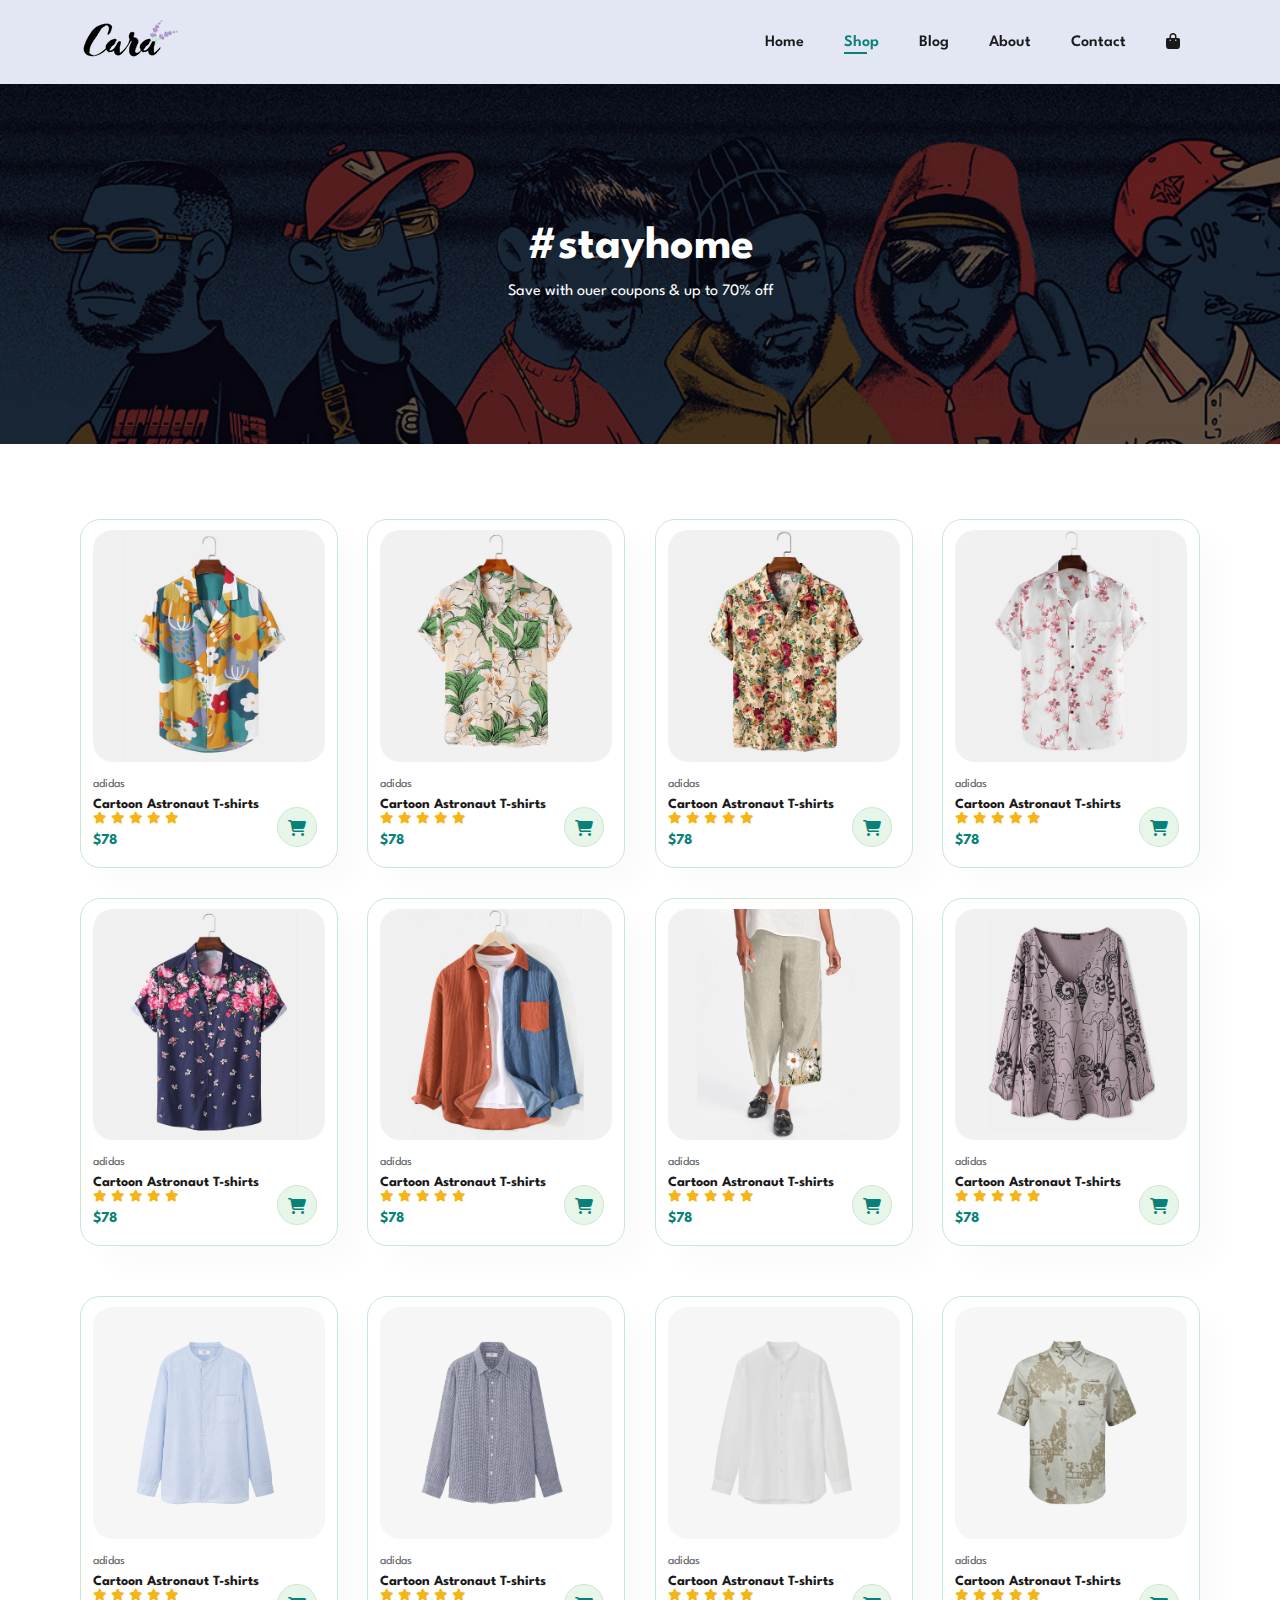
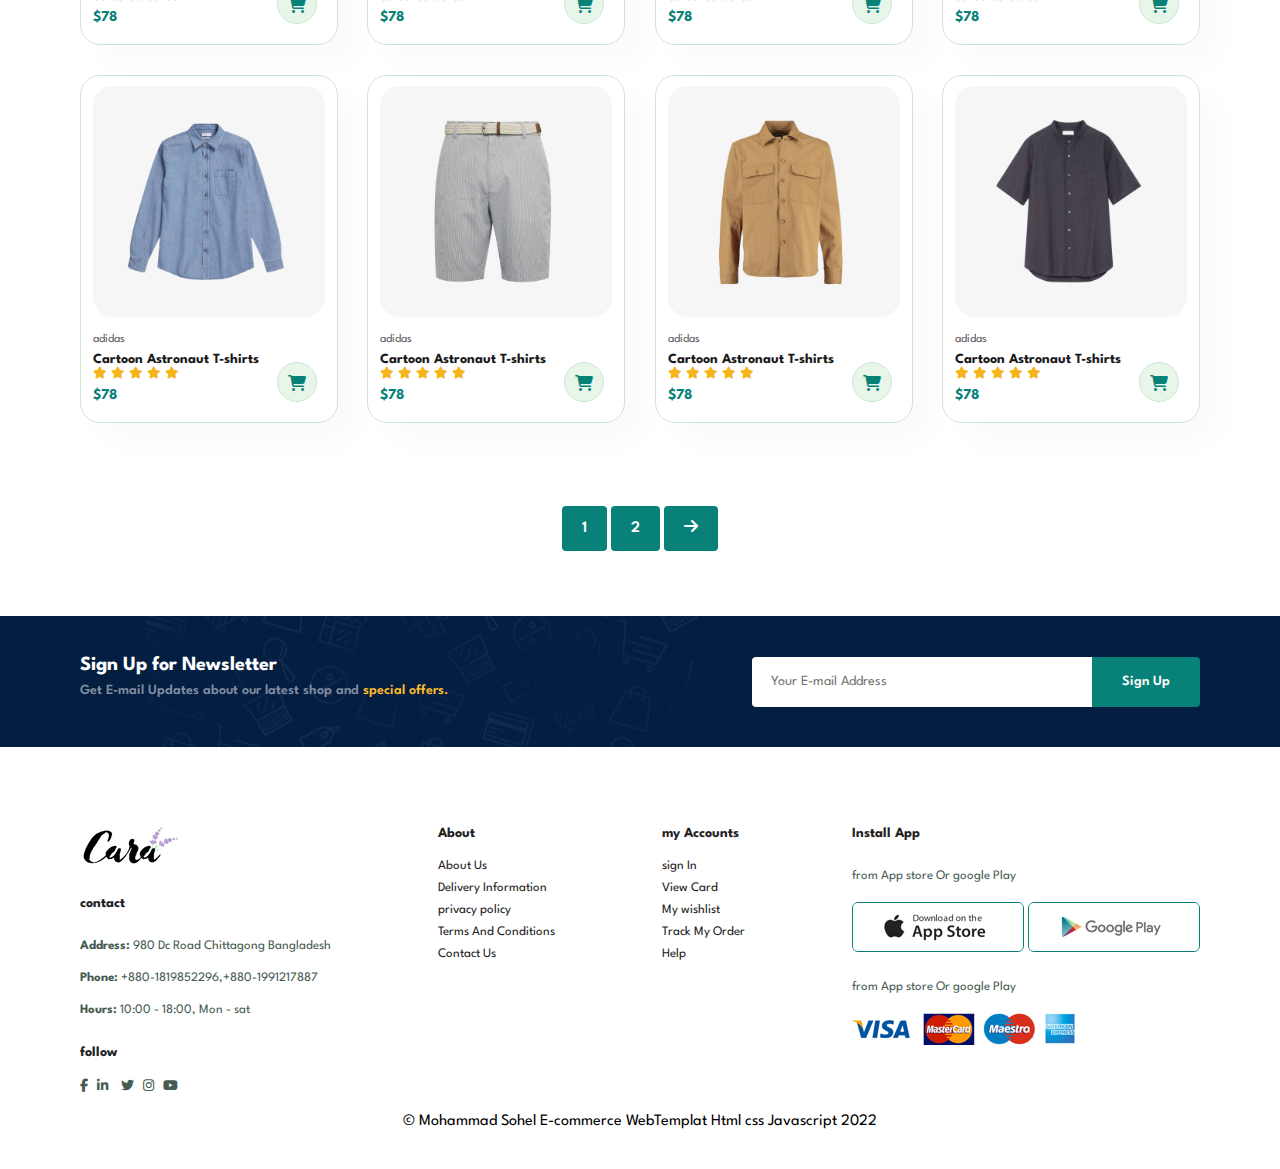
<file: Shop.html>
<!DOCTYPE html>
<html lang="en">
<head>
    <meta charset="UTF-8">
    <meta http-equiv="X-UA-Compatible" content="IE=edge">
    <meta name="viewport" content="width=device-width, initial-scale=1.0">
    <link rel="stylesheet" href="https://cdnjs.cloudflare.com/ajax/libs/font-awesome/6.1.1/css/all.min.css">
    <title>ecommerce websalign</title>
    <link rel="stylesheet" href="style.css">
    <link rel="stylesheet" href="responsive/responsive.css">
</head>
<body>
   <!-- ======= START-HEADER-SECTION ======= -->

   <section id="header">
    <a href="#"><img src="img/logo.png" alt="" calss="logo"></a>
  <div>
    <ul id="navbar">
        <li><a href="index.html">Home</a></li>
        <li><a class="active" href="shop.html">Shop</a></li>
        <li><a href="blog.html">Blog</a></li>
        <li><a href="about.html">About</a></li>
        <li><a href="contact.html">Contact</a></li>
        <li id="lg-card"><a href="card.html"><i class="fa-solid fa-bag-shopping"></i></a></li>
        <a href="#"id="close"><i class="fa fa-times"></i></a>
    </ul>
  </div>
  <div id="mobile">
    <a href="cart.html"><i class="fa-solid fa-bag-shopping"></i></a>
    <i id="bar" class="fas fa-outdent"></i>
  </div>
   </section>
   <!-- ======= START-HOME-HERO-SECTION ======= -->
  <section id="page-header">
    <h2>#stayhome</h2>
    <p>Save with ouer coupons & up to 70% off</p>
  </section>

    <!-- ======= START-PRODUCT-SECTION ======= -->
  <section id="product1" class="section-p1">
     
      <div class="pro-container">
        <div class="pro" onclick="window.location.href ='sproduct.html';">
          <img src="img/products/f1.jpg" alt="">
          <div class="des">
            <span>adidas</span>
            <h5>Cartoon Astronaut T-shirts</h5>
            <div class="star">
              <i class="fa fa-star" ></i>
              <i class="fa fa-star" ></i>
              <i class="fa fa-star" ></i>
              <i class="fa fa-star" ></i>
              <i class="fa fa-star" ></i>
            </div>
            <h4>$78</h4>
          </div>
          <a href="#"> <i class="fa fa-shopping-cart cart"></i> </a>
        </div>
        <div class="pro">
          <img src="img/products/f2.jpg" alt="">
          <div class="des">
            <span>adidas</span>
            <h5>Cartoon Astronaut T-shirts</h5>
            <div class="star">
              <i class="fa fa-star" ></i>
              <i class="fa fa-star" ></i>
              <i class="fa fa-star" ></i>
              <i class="fa fa-star" ></i>
              <i class="fa fa-star" ></i>
            </div>
            <h4>$78</h4>
          </div>
          <a href="#"> <i class="fa fa-shopping-cart cart"></i> </a>
        </div>
        <div class="pro">
          <img src="img/products/f3.jpg" alt="">
          <div class="des">
            <span>adidas</span>
            <h5>Cartoon Astronaut T-shirts</h5>
            <div class="star">
              <i class="fa fa-star" ></i>
              <i class="fa fa-star" ></i>
              <i class="fa fa-star" ></i>
              <i class="fa fa-star" ></i>
              <i class="fa fa-star" ></i>
            </div>
            <h4>$78</h4>
          </div>
          <a href="#"> <i class="fa fa-shopping-cart cart"></i> </a>
        </div>
        <div class="pro">
          <img src="img/products/f4.jpg" alt="">
          <div class="des">
            <span>adidas</span>
            <h5>Cartoon Astronaut T-shirts</h5>
            <div class="star">
              <i class="fa fa-star" ></i>
              <i class="fa fa-star" ></i>
              <i class="fa fa-star" ></i>
              <i class="fa fa-star" ></i>
              <i class="fa fa-star" ></i>
            </div>
            <h4>$78</h4>
          </div>
          <a href="#"> <i class="fa fa-shopping-cart cart"></i> </a>
        </div>
        <div class="pro">
          <img src="img/products/f5.jpg" alt="">
          <div class="des">
            <span>adidas</span>
            <h5>Cartoon Astronaut T-shirts</h5>
            <div class="star">
              <i class="fa fa-star" ></i>
              <i class="fa fa-star" ></i>
              <i class="fa fa-star" ></i>
              <i class="fa fa-star" ></i>
              <i class="fa fa-star" ></i>
            </div>
            <h4>$78</h4>
          </div>
          <a href="#"> <i class="fa fa-shopping-cart cart"></i> </a>
        </div>
        <div class="pro">
          <img src="img/products/f6.jpg" alt="">
          <div class="des">
            <span>adidas</span>
            <h5>Cartoon Astronaut T-shirts</h5>
            <div class="star">
              <i class="fa fa-star" ></i>
              <i class="fa fa-star" ></i>
              <i class="fa fa-star" ></i>
              <i class="fa fa-star" ></i>
              <i class="fa fa-star" ></i>
            </div>
            <h4>$78</h4>
          </div>
          <a href="#"> <i class="fa fa-shopping-cart cart"></i> </a>
        </div>
        <div class="pro">
          <img src="img/products/f7.jpg" alt="">
          <div class="des">
            <span>adidas</span>
            <h5>Cartoon Astronaut T-shirts</h5>
            <div class="star">
              <i class="fa fa-star" ></i>
              <i class="fa fa-star" ></i>
              <i class="fa fa-star" ></i>
              <i class="fa fa-star" ></i>
              <i class="fa fa-star" ></i>
            </div>
            <h4>$78</h4>
          </div>
          <a href="#"> <i class="fa fa-shopping-cart cart"></i> </a>
        </div>
        <div class="pro">
          <img src="img/products/f8.jpg" alt="">
          <div class="des">
            <span>adidas</span>
            <h5>Cartoon Astronaut T-shirts</h5>
            <div class="star">
              <i class="fa fa-star" ></i>
              <i class="fa fa-star" ></i>
              <i class="fa fa-star" ></i>
              <i class="fa fa-star" ></i>
              <i class="fa fa-star" ></i>
            </div>
            <h4>$78</h4>
          </div>
          <a href="#"> <i class="fa fa-shopping-cart cart"></i> </a>
        </div>
     
      <div class="pro-container">
        <div class="pro">
          <img src="img/products/n1.jpg" alt="">
          <div class="des">
            <span>adidas</span>
            <h5>Cartoon Astronaut T-shirts</h5>
            <div class="star">
              <i class="fa fa-star" ></i>
              <i class="fa fa-star" ></i>
              <i class="fa fa-star" ></i>
              <i class="fa fa-star" ></i>
              <i class="fa fa-star" ></i>
            </div>
            <h4>$78</h4>
          </div>
          <a href="#"> <i class="fa fa-shopping-cart cart"></i> </a>
        </div>
        <div class="pro">
          <img src="img/products/n2.jpg" alt="">
          <div class="des">
            <span>adidas</span>
            <h5>Cartoon Astronaut T-shirts</h5>
            <div class="star">
              <i class="fa fa-star" ></i>
              <i class="fa fa-star" ></i>
              <i class="fa fa-star" ></i>
              <i class="fa fa-star" ></i>
              <i class="fa fa-star" ></i>
            </div>
            <h4>$78</h4>
          </div>
          <a href="#"> <i class="fa fa-shopping-cart cart"></i> </a>
        </div>
        <div class="pro">
          <img src="img/products/n3.jpg" alt="">
          <div class="des">
            <span>adidas</span>
            <h5>Cartoon Astronaut T-shirts</h5>
            <div class="star">
              <i class="fa fa-star" ></i>
              <i class="fa fa-star" ></i>
              <i class="fa fa-star" ></i>
              <i class="fa fa-star" ></i>
              <i class="fa fa-star" ></i>
            </div>
            <h4>$78</h4>
          </div>
          <a href="#"> <i class="fa fa-shopping-cart cart"></i> </a>
        </div>
        <div class="pro">
          <img src="img/products/n4.jpg" alt="">
          <div class="des">
            <span>adidas</span>
            <h5>Cartoon Astronaut T-shirts</h5>
            <div class="star">
              <i class="fa fa-star" ></i>
              <i class="fa fa-star" ></i>
              <i class="fa fa-star" ></i>
              <i class="fa fa-star" ></i>
              <i class="fa fa-star" ></i>
            </div>
            <h4>$78</h4>
          </div>
          <a href="#"> <i class="fa fa-shopping-cart cart"></i> </a>
        </div>
        <div class="pro">
          <img src="img/products/n5.jpg" alt="">
          <div class="des">
            <span>adidas</span>
            <h5>Cartoon Astronaut T-shirts</h5>
            <div class="star">
              <i class="fa fa-star" ></i>
              <i class="fa fa-star" ></i>
              <i class="fa fa-star" ></i>
              <i class="fa fa-star" ></i>
              <i class="fa fa-star" ></i>
            </div>
            <h4>$78</h4>
          </div>
          <a href="#"> <i class="fa fa-shopping-cart cart"></i> </a>
        </div>
        <div class="pro">
          <img src="img/products/n6.jpg" alt="">
          <div class="des">
            <span>adidas</span>
            <h5>Cartoon Astronaut T-shirts</h5>
            <div class="star">
              <i class="fa fa-star" ></i>
              <i class="fa fa-star" ></i>
              <i class="fa fa-star" ></i>
              <i class="fa fa-star" ></i>
              <i class="fa fa-star" ></i>
            </div>
            <h4>$78</h4>
          </div>
          <a href="#"> <i class="fa fa-shopping-cart cart"></i> </a>
        </div>
        <div class="pro">
          <img src="img/products/n7.jpg" alt="">
          <div class="des">
            <span>adidas</span>
            <h5>Cartoon Astronaut T-shirts</h5>
            <div class="star">
              <i class="fa fa-star" ></i>
              <i class="fa fa-star" ></i>
              <i class="fa fa-star" ></i>
              <i class="fa fa-star" ></i>
              <i class="fa fa-star" ></i>
            </div>
            <h4>$78</h4>
          </div>
          <a href="#"> <i class="fa fa-shopping-cart cart"></i> </a>
        </div>
        <div class="pro">
          <img src="img/products/n8.jpg" alt="">
          <div class="des">
            <span>adidas</span>
            <h5>Cartoon Astronaut T-shirts</h5>
            <div class="star">
              <i class="fa fa-star" ></i>
              <i class="fa fa-star" ></i>
              <i class="fa fa-star" ></i>
              <i class="fa fa-star" ></i>
              <i class="fa fa-star" ></i>
            </div>
            <h4>$78</h4>
          </div>
          <a href="#"> <i class="fa fa-shopping-cart cart"></i> </a>
        </div>
      </div>
  </section>
  <section id="pagination"class="section-p1">
  <a href="#">1</a>
  <a href="#">2</a>
  <a href="#"><i class="fa-solid fa-arrow-right"></i></a>
  </section>
   

<!-- ======= START-NEWSLETTER-SECTION ======= -->
  <section id="newsletter"class="section-p1 section-ml">
  <div class="newstext">
    <h4>Sign Up for Newsletter</h4>
    <p>Get E-mail Updates about our latest shop and <span>special offers.</span></p>
  </div>
  <div class="form">
    <input type="text" placeholder="Your E-mail Address">
    <button class="normal">Sign Up</button>
  </div>
  </section>
<!-- ======= START-FUTER-SECTION ======= -->
  <footer class="section-p1">
<div class="col">
  <img class="logo" src="img/logo.png" alt="">
  <h4>contact</h4>
  <p> <strong>Address:</strong> 980 Dc Road Chittagong Bangladesh</p>
  <p> <strong>Phone:</strong> +880-1819852296,+880-1991217887</p>
  <p> <strong>Hours:</strong> 10:00 - 18:00, Mon - sat</p>
  <div class="follow">
    <h4>follow</h4>
    <div class="icon">
    <a href="#"><i class="fa-brands fa-facebook-f"></i></a>
    <a href="#"><i class="fa-brands fa-linkedin-in"></i><a>
    <a href="#"><i class="fa-brands fa-twitter"></i></a>
    <a href="#"><i class="fa-brands fa-instagram"></i></a>
    <a href="#"><i class="fa-brands fa-youtube"></i></a>
    </div>
  </div>
</div>
<div class="col">
  <h4>About</h4>
  <a href="#">About Us</a>
  <a href="#">Delivery Information</a>
  <a href="#">privacy policy</a>
  <a href="#">Terms And Conditions</a>
  <a href="#">Contact Us</a>
</div>
<div class="col">
  <h4>my Accounts</h4>
  <a href="#">sign In</a>
  <a href="#">View Card</a>
  <a href="#">My wishlist</a>
  <a href="#">Track My Order</a>
  <a href="#">Help</a>
</div>
<div class="col install">
<h4>Install App</h4>
<p>from App store Or google Play</p>
<div class="row">
  <img src="img/pay/app.jpg" alt="">
  <img src="img/pay/play.jpg" alt="">
  <p>from App store Or google Play</p>
</div>
<img src="img/pay/pay.png" alt="">
</div>
<div class="copyright">
  &copy Mohammad Sohel E-commerce WebTemplat Html css Javascript 2022
</div>
  </footer>




<script src="javascript.js"></script>
</body>
</html>
</file>
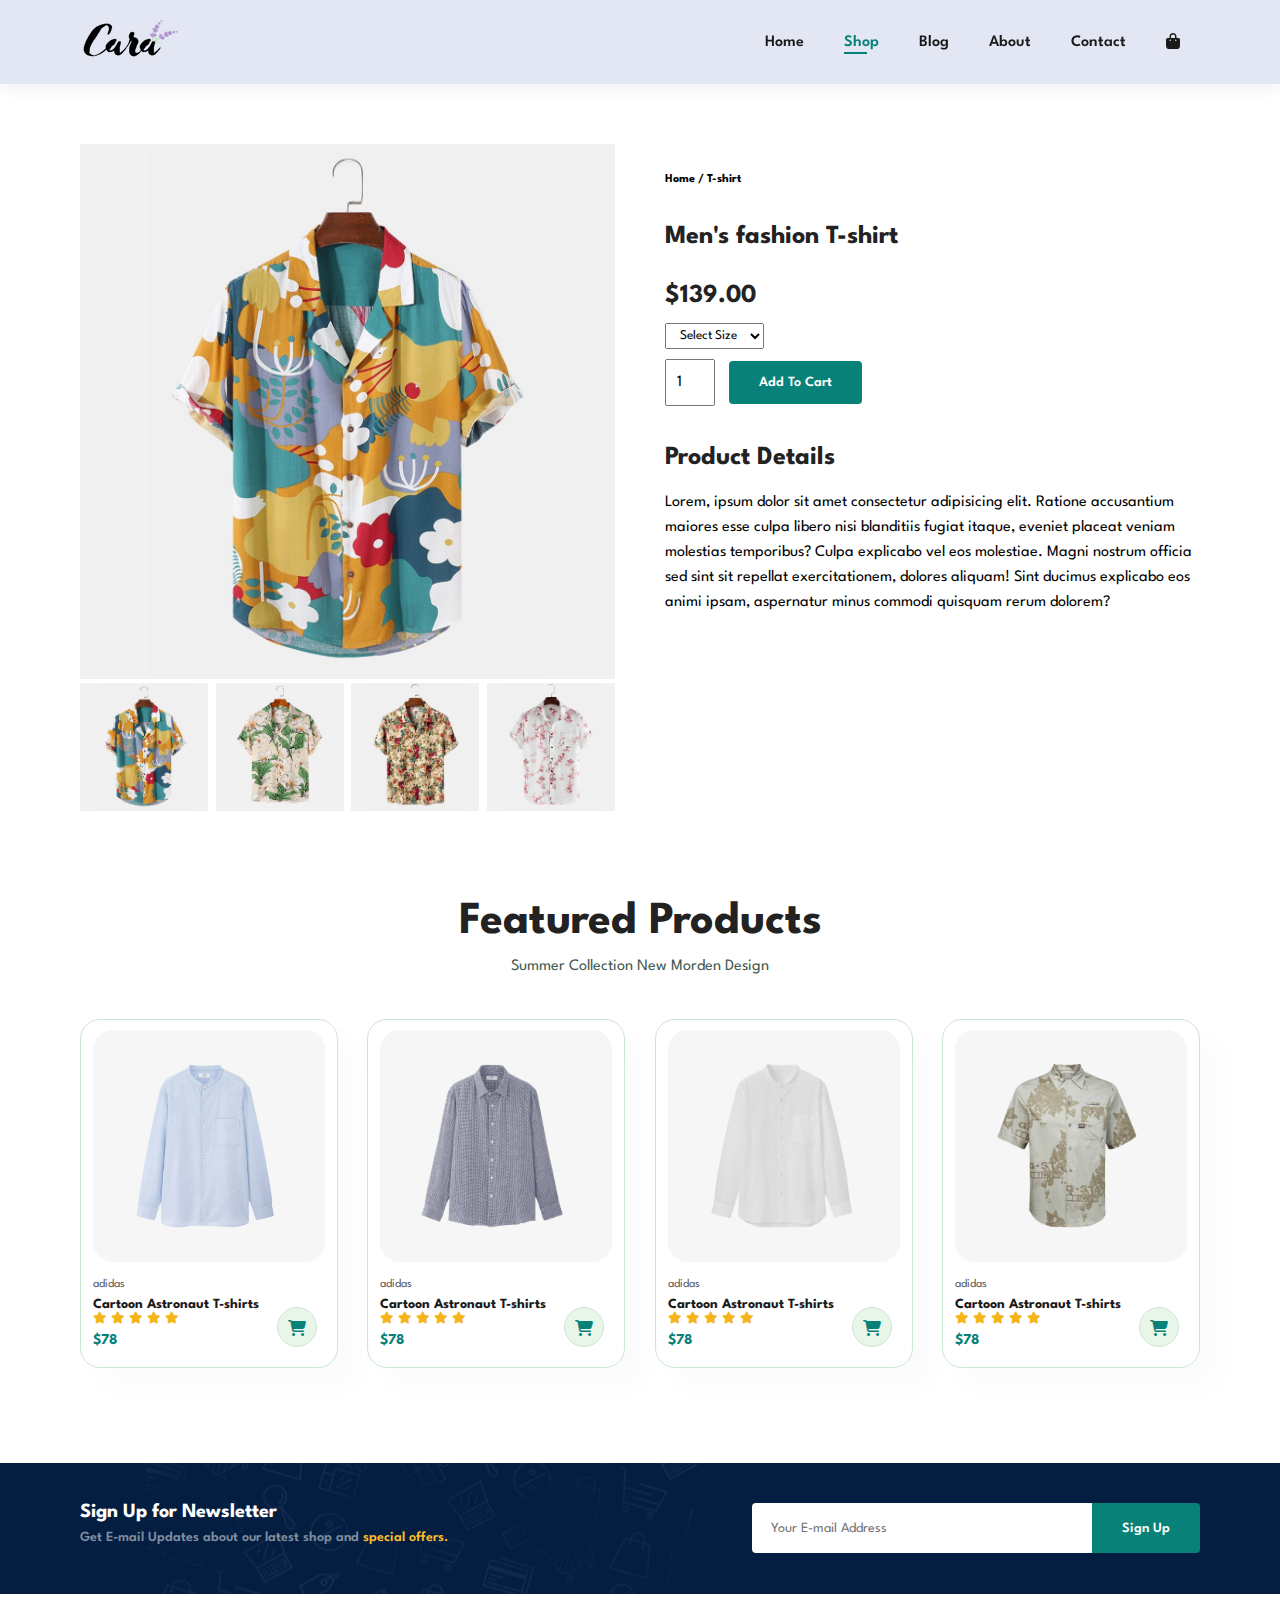
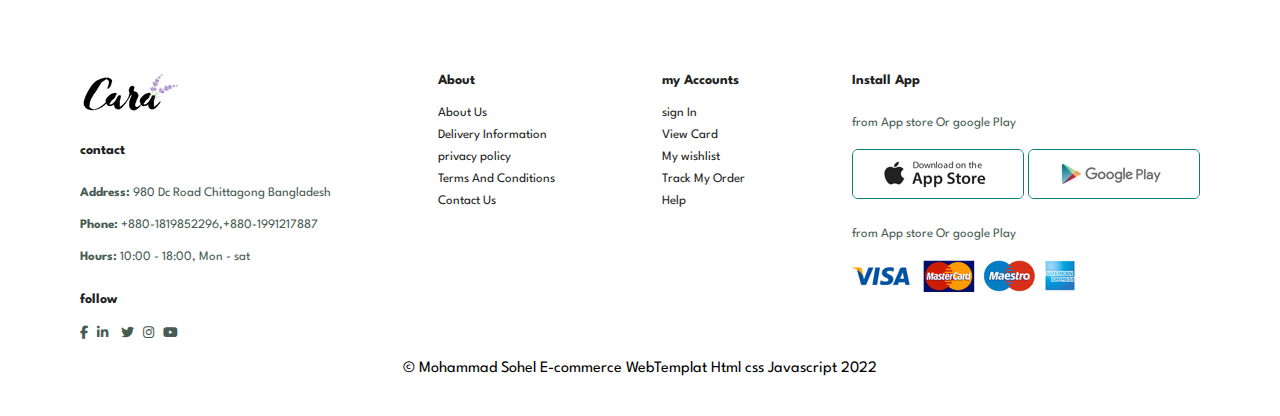
<file: sproduct.html>
<!DOCTYPE html>
<html lang="en">
<head>
    <meta charset="UTF-8">
    <meta http-equiv="X-UA-Compatible" content="IE=edge">
    <meta name="viewport" content="width=device-width, initial-scale=1.0">
    <link rel="stylesheet" href="https://cdnjs.cloudflare.com/ajax/libs/font-awesome/6.1.1/css/all.min.css">
    <title>ecommerce websalign</title>
    <link rel="stylesheet" href="style.css">
    <link rel="stylesheet" href="responsive/responsive.css">
</head>
<body>
   <!-- ======= START-HEADER-SECTION ======= -->
   <section id="header">
    <a href="#"><img src="img/logo.png" alt="" calss="logo"></a>
  <div>
    <ul id="navbar">
        <li><a href="index.html">Home</a></li>
        <li><a class="active" href="shop.html">Shop</a></li>
        <li><a href="blog.html">Blog</a></li>
        <li><a href="about.html">About</a></li>
        <li><a href="contact.html">Contact</a></li>
        <li id="lg-card"><a href="card.html"><i class="fa-solid fa-bag-shopping"></i></a></li>
        <a href="#"id="close"><i class="fa fa-times"></i></a>
    </ul>
  </div>
  <div id="mobile">
    <a href="cart.html"><i class="fa-solid fa-bag-shopping"></i></a>
    <i id="bar" class="fas fa-outdent"></i>
  </div>
   </section>
  
  <section id="prodetails"class="section-p1">
  <div class="single-pro-image">
    <img src="img/products/f1.jpg" width="100%"id="MainImg" alt="">
    <div class="small-img-group">
        <div class="small-img-col">
            <img src="img/products/f1.jpg"width="100%"class="small-img" alt="">
        </div>
        <div class="small-img-col">
            <img src="img/products/f2.jpg"width="100%"class="small-img" alt="">
        </div>
        <div class="small-img-col">
            <img src="img/products/f3.jpg"width="100%"class="small-img" alt="">
        </div>
        <div class="small-img-col">
            <img src="img/products/f4.jpg"width="100%"class="small-img" alt="">
        </div>
    </div>
  </div>
<div class="single-pro-details">
    <h6>Home / T-shirt</h6>
    <h4>Men's fashion T-shirt</h4>
    <h2>$139.00</h2>
    <select >
        <option>Select Size</option>
        <option>XL</option>
        <option>XXL</option>
        <option>Small</option>
        <option>Large</option>
    </select>
    <input type="number"value="1">
    <button class="normal">Add To Cart</button>
    <h4>Product Details</h4>
    <span>Lorem, ipsum dolor sit amet consectetur adipisicing elit. Ratione accusantium maiores esse culpa libero nisi blanditiis fugiat itaque, eveniet placeat veniam molestias temporibus? Culpa explicabo vel eos molestiae. Magni nostrum officia sed sint sit repellat exercitationem, dolores aliquam! Sint ducimus explicabo eos animi ipsam, aspernatur minus commodi quisquam rerum dolorem?</span>
</div>
  </section>
  <section id="product1" class="section-p1">
    <h2>Featured Products</h2>
    <p>Summer Collection New Morden Design</p>
    <div class="pro-container">
      <div class="pro">
        <img src="img/products/n1.jpg" alt="">
        <div class="des">
          <span>adidas</span>
          <h5>Cartoon Astronaut T-shirts</h5>
          <div class="star">
            <i class="fa fa-star" ></i>
            <i class="fa fa-star" ></i>
            <i class="fa fa-star" ></i>
            <i class="fa fa-star" ></i>
            <i class="fa fa-star" ></i>
          </div>
          <h4>$78</h4>
        </div>
        <a href="#"> <i class="fa fa-shopping-cart cart"></i> </a>
      </div>
      <div class="pro">
        <img src="img/products/n2.jpg" alt="">
        <div class="des">
          <span>adidas</span>
          <h5>Cartoon Astronaut T-shirts</h5>
          <div class="star">
            <i class="fa fa-star" ></i>
            <i class="fa fa-star" ></i>
            <i class="fa fa-star" ></i>
            <i class="fa fa-star" ></i>
            <i class="fa fa-star" ></i>
          </div>
          <h4>$78</h4>
        </div>
        <a href="#"> <i class="fa fa-shopping-cart cart"></i> </a>
      </div>
      <div class="pro">
        <img src="img/products/n3.jpg" alt="">
        <div class="des">
          <span>adidas</span>
          <h5>Cartoon Astronaut T-shirts</h5>
          <div class="star">
            <i class="fa fa-star" ></i>
            <i class="fa fa-star" ></i>
            <i class="fa fa-star" ></i>
            <i class="fa fa-star" ></i>
            <i class="fa fa-star" ></i>
          </div>
          <h4>$78</h4>
        </div>
        <a href="#"> <i class="fa fa-shopping-cart cart"></i> </a>
      </div>
      <div class="pro">
        <img src="img/products/n4.jpg" alt="">
        <div class="des">
          <span>adidas</span>
          <h5>Cartoon Astronaut T-shirts</h5>
          <div class="star">
            <i class="fa fa-star" ></i>
            <i class="fa fa-star" ></i>
            <i class="fa fa-star" ></i>
            <i class="fa fa-star" ></i>
            <i class="fa fa-star" ></i>
          </div>
          <h4>$78</h4>
        </div>
        <a href="#"> <i class="fa fa-shopping-cart cart"></i> </a>
      </div>
    </div>
  </section>



<!-- ======= START-NEWSLETTER-SECTION ======= -->
  <section id="newsletter"class="section-p1 section-ml">
  <div class="newstext">
    <h4>Sign Up for Newsletter</h4>
    <p>Get E-mail Updates about our latest shop and <span>special offers.</span></p>
  </div>
  <div class="form">
    <input type="text" placeholder="Your E-mail Address">
    <button class="normal">Sign Up</button>
  </div>
  </section>
<!-- ======= START-FUTER-SECTION ======= -->
  <footer class="section-p1">
<div class="col">
  <img class="logo" src="img/logo.png" alt="">
  <h4>contact</h4>
  <p> <strong>Address:</strong> 980 Dc Road Chittagong Bangladesh</p>
  <p> <strong>Phone:</strong> +880-1819852296,+880-1991217887</p>
  <p> <strong>Hours:</strong> 10:00 - 18:00, Mon - sat</p>
  <div class="follow">
    <h4>follow</h4>
    <div class="icon">
    <a href="#"><i class="fa-brands fa-facebook-f"></i></a>
    <a href="#"><i class="fa-brands fa-linkedin-in"></i><a>
    <a href="#"><i class="fa-brands fa-twitter"></i></a>
    <a href="#"><i class="fa-brands fa-instagram"></i></a>
    <a href="#"><i class="fa-brands fa-youtube"></i></a>
    </div>
  </div>
</div>
<div class="col">
  <h4>About</h4>
  <a href="#">About Us</a>
  <a href="#">Delivery Information</a>
  <a href="#">privacy policy</a>
  <a href="#">Terms And Conditions</a>
  <a href="#">Contact Us</a>
</div>
<div class="col">
  <h4>my Accounts</h4>
  <a href="#">sign In</a>
  <a href="#">View Card</a>
  <a href="#">My wishlist</a>
  <a href="#">Track My Order</a>
  <a href="#">Help</a>
</div>
<div class="col install">
<h4>Install App</h4>
<p>from App store Or google Play</p>
<div class="row">
  <img src="img/pay/app.jpg" alt="">
  <img src="img/pay/play.jpg" alt="">
  <p>from App store Or google Play</p>
</div>
<img src="img/pay/pay.png" alt="">
</div>
<div class="copyright">
  &copy Mohammad Sohel E-commerce WebTemplat Html css Javascript 2022
</div>
  </footer>

<script>
  var MainImg =document.getElementById("MainImg");
  var smallimg = document.getElementsByClassName("small-img");


      smallimg[0].onclick = function(){
      MainImg.src = smallimg[0].src;
  }
      smallimg[1].onclick = function(){
      MainImg.src = smallimg[1].src;
  }
      smallimg[2].onclick = function(){
      MainImg.src = smallimg[2].src;
  }
      smallimg[3].onclick = function(){
      MainImg.src = smallimg[3].src;
  }
</script>


<script src="javascript.js"></script>
</body>
</html>
</file>
<file: style.css>
@import url('https://fonts.googleapis.com/css2?family=League+Spartan:wght@100;200;300;400;500;600;700;800;900&display=swap');

*{
    margin: 0;
    padding: 0;
    box-sizing: border-box;
    font-family: 'League Spartan', sans-serif;
}
h1{
    font-size: 50px;
    line-height: 64px;
    color: #222;
}
h2{
    font-size: 46px;
    line-height: 54px;
    color: #222;
}
h4{
    font-size: 26px;
    color: #222;
}
h6{
    font-size: 12px;
    font-weight: 700;
}
p{
    font-size: 16px;
    color: #465b52;
    padding: 10px 0;
}
.section-p1{
    padding: 40px 80px;
}
.section-ml{
    margin: 40px 0;
}
button.normal{
    font-size: 14px;
    font-weight: 600;
    padding: 15px 30px;
    color: #000;
    background: #fff;
    border-radius: 4px;
    cursor: pointer;
    border: none;
    outline: none;
    transition: 0.2s;
    

}
button.white{
    font-size: 13px;
    font-weight: 600;
    padding: 9px 20px;
    color: #fff;
    background: transparent;
    border: 1px solid #fff;
    cursor: pointer;
    outline: none;
    transition: 0.2s;
    

}
body{
    width: 100%;
}
/* START-HEADER-SECTION */

#header {
	display: flex;
	align-items: center;
	justify-content: space-between;
	padding: 20px 80px;
	background: #E3e6f3;
	box-shadow: 0 5px 15px rgba(0,0,0,0.06);
	z-index: 999;
	position: sticky;
	top: 0;
	left: 0;
}
    #navbar {
        display: flex;
        align-items: center;
        justify-content: center;
       
    }
    
    #navbar li {
        list-style: none;
        padding: 0 20px;
        position: relative;
    }
    #navbar li a {
        text-decoration: none;
        font-size: 16px;
        font-weight: 600;
        color: #1a1a1a;
        transition: 0.3s ease;
    }
    #navbar li a:hover,
    #navbar li a.active{
        color: #088178;
    }
    #navbar li a.active::after,
    #navbar li a:hover::after{
        content: "";
        width: 30%;
        height: 2px;
        background: #088178;
        bottom: -4px;
        left: 20px;
        position: absolute;

    }
    #mobile{
      display: flex;
      align-items: center;
      display: none;  
    }
    #close{
        display: none;
    }
    /* START-HOME-HERO-SECTION */
    #hero {
        background: url('img/hero033.png');
        width: 100%;
        height: 90vh;
        background-position: top 25% right 0;
        background-size: cover;
        padding: 0 80px;
        display: flex;
        align-items: flex-start;
        justify-content: center;
        flex-direction: column;
    }
    #hero h4{
        padding-bottom: 15px;
    }
    #hero h1{
        color: #088178;
    }
    #hero button{
        background: url('img/button.png');
        background-color: transparent;
        color: #088178;
        border: 0;
        padding: 14px 80px 14px 65px;
        background-repeat: no-repeat;
        font-size: 16px;
        font-weight: 700;
        cursor: pointer;
    }
    /* === START-FEATURE-SECTION === */
    #feature {
        display: flex;
        align-items: center;
        justify-content: space-between;
        flex-wrap: wrap;
    }
    #feature .fe-box{
        width: 180px;
        text-align: center;
        padding: 25px 15px;
        box-shadow: 20px 20px 34px rgba(0,0,0,0.03);
        border: 1px solid #cce7d0;
        border-radius: 4px;
        margin: 15px 0;
    }
    #feature .fe-box:hover{
        box-shadow: 10px 10px 54px rgba(70, 62, 211, 0.1);
    }
    #feature .fe-box img{
        width: 100%;
        margin-bottom: 10px;
    }
    #feature .fe-box h6 {
        display: inline-block;
        padding: 9px 8px 6px 8px;
        line-height: 1px;
        border-radius: 4px;
        background: #fddde4;
        color: #088178;
    }
    #feature .fe-box:nth-child(2) h6{
        background: #cdebbc;
    }
    #feature .fe-box:nth-child(3) h6{
        background: #d1e8f2;
    }
    #feature .fe-box:nth-child(4) h6{
        background: #cdd4f8;
    }
    #feature .fe-box:nth-child(5) h6{
        background: #f6dbf6;
    }
    #feature .fe-box:nth-child(6) h6{
        background: #fff2e5;
    }
    /* ==== START-PRODUCT-SECTION ==== */
    #product1{
        text-align: center;
    }
    #product1 .pro-container {
        display: flex;
        justify-content: space-between;
        padding-top: 20px;
        flex-wrap: wrap;
    }
    #product1 .pro{
        width: 23%;
        min-width: 250px;
        padding: 10px 12px;
        border: 1px solid #cce7d0;
        border-radius: 20px;
        cursor: pointer;
        box-shadow: 20px 20px 30px rgba(0,0,0,0.02);
        margin: 15px 0;
        transition: 0.2s ease;
        position: relative;

    }
    #product1 .pro:hover{
        box-shadow: 20px 20px 30px rgba(0,0,0,0.07);
    }
    #product1 .pro img{
        width: 100%;
        border-radius: 20px;
        
    }
    #product1 .pro .des {
        text-align: start;
        padding: 10px 0;
    }
    #product1 .pro .des span {
        color: #606063;
        font-size: 12px;
    }
    #product1 .pro .des h5 {
        padding-top: 7px;
        color: #1a1a1a;
        font-size: 14px;
    }
    
    #product1 .pro .des .star i {
        font-size: 12px;
        color: rgb(245,181,25);
    }
    #product1 .pro .des h4 {
        padding-top: 7px;
        font-size: 15px;
        font-weight: 700;
        color: #088178;
    }
    #product1 .pro .cart {
        width: 40px;
        height: 40px;
        line-height: 40px;
        border-radius: 50px;
        background: #e8f6ea;
        color: #088178;
        border: 1px solid #cce7d0;
        position: absolute;
        bottom: 20px;
        right: 20px;
    }
    /* === START-BANNER-SECTION === */
    #banner {
        display: flex;
        flex-direction: column;
        justify-content: center;
        align-items: center;
        text-align: center;
        background: url('img/banner/b2.jpg');
        width: 100%;
        height: 40vh;
        background-size: cover;
        background-position: center;
    }
    #banner h4{
        color: #fff;
        font-size: 16px;
    }
    #banner h2{
        color: #fff;
        font-size: 30px;
        padding: 10px 0;
    }
    #banner h2 span{
        color: #ef3636;
       
    }
    #banner button:hover{
        background: #088178;
        color: #fff;
    }
    /* === START-SM-BANNER-SECTION === */
    #sm-banner {
        display: flex;
        justify-content: space-between;
        flex-wrap: wrap;
    }
    #sm-banner .banner-box{
        display: flex;
        flex-direction: column;
        justify-content: center;
        align-items: flex-start;
        background: url('img/banner/b17.jpg');
        min-width: 540px;
        height: 50vh;
        background-size: cover;
        background-position: center;
        padding: 30px;
    }
    #sm-banner .banner-box2{
        background: url('img/banner/b10.jpg');
    }
    .banner-box h4 {
        color: #fff;
        font-size: 16px;
        font-weight: 300;
    }
    .banner-box h2 {
        color: #fff;
        font-size: 28px;
        font-weight: 800;
    }
    .banner-box span {
        color: #fff;
        font-size: 14px;
        font-weight: 500;
        padding-bottom: 15px;
    }
    #sm-banner .banner-box:hover button{
        background: #088178;
        border: 1px solid #088178;
    } 
    /* === START-BANNER3-SECTION === */
    #banner-3{
        display: flex;
        justify-content: space-between;
        flex-wrap: wrap;
        padding: 0px 80px;
    }
    #banner-3 .banner-box{
        display: flex;
        flex-direction: column;
        justify-content: center;
        align-items: flex-start;
        background: url('img/banner/b7.jpg');
        min-width: 30%;
        height: 30vh;
        background-size: cover;
        background-position: center;
        padding: 20px;
        margin-bottom: 20px;
    }
    #banner-3 .banner-box2{
        background: url('img/banner/b4.jpg');
        background-size: cover;
        background-position: center;
    }
    #banner-3 .banner-box3{
        background: url('img/banner/b18.jpg');
        background-size: cover;
        background-position: center;
    }
    #banner-3 h2 {
        color: #fff;
        font-weight: 900;
        font-size: 22px;
    }
    #banner-3 h3{
        color: #ce544e;
        font-weight: 800;
        font-size: 15px;
    }
    /* === START-NEWSLETTER-SECTION === */
    #newsletter {
        display: flex;
        justify-content: space-between;
        flex-wrap: wrap;
        align-items: center;
        background: url('img/banner/b14.png');
        background-repeat: no-repeat;
        background-position: 20% 30%;
        background-color: #041e42;
    }
    
    #newsletter .newstext h4{
        font-size: 20px;
        font-weight: 700;
        color: #fff;
    }
    #newsletter .newstext p{
        font-size: 14px;
        font-weight: 600;
        color: #818ea0;
    }
    #newsletter .newstext p span{
        color: #ffbd27;
    }
    #newsletter .form {
        display: flex;
        width: 40%;
    }
    #newsletter .form input {
        height: 3.125rem;
        padding: 0 1.25em;
        font-size: 14px;
        width: 100%;
        border: 1px solid transparent;
        border-radius: 4px;
        outline: none;
        border-top-right-radius: 0;
        border-bottom-right-radius: 0;
    }
    #newsletter .form button{
        background-color: #088178;
        color: #fff;
        white-space: nowrap;
        border-top-left-radius: 0;
        border-bottom-left-radius: 0;
    }
    /* === START-FUTER-SECTION === */
    footer{
       display: flex;
       justify-content: space-between; 
       flex-wrap: wrap;
    }
    
    footer .col {
        display: flex;
        align-items: flex-start;
        flex-direction: column;
        margin-bottom: 20px;
    }
    footer .logo{
    margin-bottom: 30px;
    }
  footer h4 {
	font-size: 14px;
	margin-bottom: 20px;
}
    footer p{
    font-size: 13px;
	margin-bottom: 0 0 8px 0;
    }
    
    footer a {
        font-size: 13px;
        text-decoration: none;
        color: #222;
        margin-bottom: 10px;
    }
    footer .follow{
        margin-top: 20px;
    }
    footer .follow .icon a {
        color: #465b52;
        padding-right: 5px;
        cursor: pointer;

    }
    footer .install .row img{
        border: 1px solid #088178;
        border-radius: 6px;
    }
    footer .install img {
        margin: 10px 0 15px 0;
    }
    footer a:hover,
    footer .follow .icon a:hover{
        color: #088178;
    }
    footer .copyright{
        width: 100%;
        text-align: center;
    }

    /* ********************/
    /* SHOP-PAGES */
    /* ********************/
    #page-header {
        background-image: url("img/banner/b1.jpg");
        width: 100%;
        height: 40vh;
        display: flex;
        justify-content: center;
        align-items: center;
        flex-direction: column;
        background-size: cover;
        padding: 14px;
        
    }
    #page-header h2,
    #page-header p{
        color: #fff;
    }
    #pagination {
        text-align: center;
    }
    #pagination a {
        text-decoration: none;
        background-color: #088178;
        padding: 15px 20px;
        color: #fff;
        font-weight: 600;
        border-radius: 4px;
    }
    #pagination a i{
        font-size: 16px;
        font-weight: 600;
    }
    /* *********************/
    /* SPRODUCT-SINGLE-PAGES */
    /* *********************/
    #prodetails{
        display: flex;
        margin-top: 20px;
    }
    #prodetails .single-pro-image {
        width: 50%;
        margin-right: 50px;
    }
    .small-img-group {
        display: flex;
        justify-content: space-between;
    }
    .small-img-col {
        flex-basis: 24%;
        cursor: pointer;
    }
    #prodetails .single-pro-details {
        width: 50%;
        padding-top: 30px;
    }
    #prodetails .single-pro-details h4{
        padding: 40px 0 20px 0;
    }
    #prodetails .single-pro-details h2{
       font-size: 26px;
    }
    #prodetails .single-pro-details select {
        display: block;
        padding: 5px 10px;
        margin-bottom: 10px;
    }
    #prodetails .single-pro-details input {
        width: 50px;
        height: 47px;
        padding-left: 10px;
        font-size: 16px;
        margin-right: 10px;
    }
    #prodetails .single-pro-details input:focus{
        outline: none;
    }
    #prodetails .single-pro-details button {
        background: #088178;
        color: #fff;
    }
    #prodetails .single-pro-details span{
        line-height: 25px;
    }
    /* *********************/
    /* == BLOG-PAGES == */
    /* ******************* */
    #page-header.blog-header{
        background-image: url("img/banner/b19.jpg");
    }
    #blog {
        padding: 150px 150px 0 150px;
    }
    #blog .blog-box {
        display: flex;
        align-items: center;
        width: 100%;
        position: relative;
        padding-bottom: 50px;
    }
    #blog .blog-img {
        width: 50%;
        margin-right: 40px;
    }
    #blog img {
        width: 100%;
        height: 300px;
        object-fit: cover;
    }
    #blog .blog-details {
        width: 50%;
    }
    #blog .blog-details a {
        text-decoration: none;
        font-size: 11px;
        font-weight: 700;
        color: #000;
        position: relative;
        margin-top: 19px;
        transition: .3s;
        display: inline-block;
    }
    #blog .blog-details a::after{
        position: absolute;
        content: "";
        width: 50px;
        height: 1px;
        background: #000;
        top: 6px;
        right: -60px;
    }
    #blog .blog-details a:hover{
        color: #088178;
    }
    #blog .blog-details a:hover::after{
        background-color: #088178;
    }
    #blog .blog-box h1 {
        position: absolute;
        top: -40px;
        left: 0;
        font-size: 70px;
        font-weight: 700;
        color: #c9cbce;
        z-index: -9;
    }
    /* *********************/
    /* == ABOUT-PAGES == */
    /* ******************* */
    #page-header.about-header{
        background-image: url("img/about/banner.png");
    }
    #about-head {
        display: flex;
        align-items: center;
    }
    #about-head img{
        width: 50%;
        height: auto;
    }
    #about-head div {
        padding-left: 40px;
        width: 50%;
    }
    #about-app{
        text-align: center;
    }
    #about-app .video{
        width: 70%;
        height: 100%;
        margin: 30px auto 0 auto;
    }
    #about-app .video video{
        width: 100%;
        height: 100%;
        border-radius: 20px;
    }
    /* *********************/
    /* == CONTACT-PAGES == */
    /* ******************* */
    #contact-detils {
        display: flex;
        align-items: center;
        justify-content: space-between;
    }
    #contact-detils .details{
        width: 40%;
    }
    #contact-detils .details span,
    #form-details form span{
        font-size: 12px;
    }
    #contact-detils .details h2,
    #form-details form h2{
        font-size: 26px;
        line-height: 35px;
        padding: 20px 0;
    }
    #contact-detils .details h3{
        font-size: 16px;
        padding-bottom: 15px;
    }
    #contact-detils .details li {
        list-style: none;
        display: flex;
        padding: 10px 0;
        align-items: center;
    }
    #contact-detils .details li i {
        font-size: 16px;
        padding-right: 22px;
    }
    #contact-detils .details li p {
        margin: 0;
        font-size: 14px;
    }
    #contact-detils .map{
        width: 55%;
        height: 400px;
    }
    #contact-detils .map frame{
        width: 100%;
        height: 100px;
    }
    /* == START-FORM-DETAILS-SECTION == */
    #form-details {
        display: flex;
        justify-content: space-between;
        margin: 30px;
        padding: 80px;
        border: 1px solid #e1e1e1;
    }
    #form-details form {
        width: 50%;
        display: flex;
        flex-direction: column;
        align-items: flex-start;
    }
    #form-details form input {
        width: 100%;
        padding: 12px 15px;
        outline: none;
        margin-bottom: 20px;
        border: 1px solid #e1e1e1;
    }
    #form-details form textarea{
        width: 100%;
    }
    #form-details form button{
        background: #088178;
        color: #fff;
        margin-top: 30px;
    }
    #form-details .people div {
        padding-bottom: 25px;
        display: flex;
        align-items: center;
    }
    #form-details .people div img {
        width: 65px;
        height: 65px;
        object-fit: cover;
        margin-right: 15px;
    }
    #form-details .people div p {
        margin: 0;
        font-size: 13px;
        line-height: 25px;
    }
    
    #form-details .people div p span {
        display: block;
        font-size: 16px;
        font-weight: 600;
        color: #000;
    }
    /* *********************/
    /* == CARD-PAGES == */
    /* ******************* */
    #card table {
        width: 100%;
        border-collapse: collapse;
        table-layout: fixed;
        white-space: nowrap;
    }
    #card table img{
        width: 70px;
    }
    #card table td:nth-child(1) {
        width: 100px;
        text-align: center;
    }
    #card table td:nth-child(2) {
        width: 150px;
        text-align: center;
    }
    #card table td:nth-child(3) {
        width: 250px;
        text-align: center;
    }
    #card table td:nth-child(4), 
    #card table td:nth-child(5), 
    #card table td:nth-child(6) {
        width: 150px;
        text-align: center;
    }
    #card table td:nth-child(5) input{
        width: 70px;
        padding: 10px 5px 10px 15px;
    }
    #card table thead {
        border: 1px solid #e2e9e1;
        border-left: none;
        border-right: none;
    }
    #card table thead td {
        padding: 10px 0;
        font-weight: 700;
        font-size: 13px;
        text-transform: uppercase;
    }
    #card table tbody tr td {
        padding-top: 15px;
    }
    #card table tbody td {
        font-size: 13px;
    }
    /* == START-CARD-ADD-SECTION == */
    #card-add {
        display: flex;
        flex-wrap: wrap;
        justify-content: space-between;
    }
    #coupon{
        width: 50%;
        margin-bottom: 30px;
    }
    #coupon h3,
    #subtotal h3{
        padding: 15px;
    }
    #coupon input {
        padding: 10px 15px;
        width: 60%;
        outline: none;
        margin-right: 10px;
        border: 1px solid #e2ece9;
    }
    #coupon button,
    #subtotal button {
        background: #088178;
        color: #fff;
        padding: 11px 25px;
    }
    #subtotal{
        width: 50%;
        margin-bottom: 30px;
        border: 1px solid #e2ece9;
        padding: 30px;
    }
    #subtotal table {
        width: 100%;
        border-collapse: collapse;
        margin-bottom: 20px;
    }
    #subtotal table td {
        width: 50%;
        border: 1px solid #e2e1e9;
        padding: 10px;
        font-size: 13px;
    }
</file>
<file: responsive/responsive.css>
@media (max-width: 799px){
  .section-p1 {
    padding: 40px 40px;
  }
    #navbar {
        display: flex;
        align-items: flex-start;
        justify-content: flex-start;
        flex-direction: column;
        position: fixed;
        top: 0;
        right: -300px;
        width: 300px;
        height: 100vh;
        background: #e3e6f3;
        box-shadow: 0 40px 50px rgba(0,0,0,0.1);
        padding: 80px 0 0 10px;
        transition: .5s;
    }
    #navbar.active{
        right: 0;
    }
    #navbar li{
        margin-bottom: 25px;
    }
    #mobile{
        display: flex;
        align-items: center;
         
      }
      #mobile i{
        color: #1a1a1a;
        font-size: 24px;
        padding-left: 20px;
      }
      #close{
        position: absolute;
        top: 30px;
        left: 30px;
        color: #222;
        font-size: 24px;

      }
      #lg-card{
        display: none;
      }
      #close{
        display: block;
      }
      #hero {
        height: 70vh;
        padding: 0 80px;
        background-position: top 30% right 40%;
      }
      #feature {
        justify-content: center;
      }
      #feature .fe-box {
        margin: 15px 15px;
      }
      #product1 .pro-container {
        justify-content: center;
      }
      #product1 .pro {
        margin: 15px;
      }
      #banner {
        height: 20vh;
      }
      #sm-banner .banner-box {
        min-width: 100%;
        height: 30vh;
      }
      #banner-3 {
        padding: 0px 40px;
      }
      #banner-3 .banner-box {
        width: 28%;
      }
      #newsletter .form {
        width: 70%;
      }
      #sm-banner .banner-box {
        margin-bottom: 20px;
      }
      /* === contact-pages === */
      #form-details {
        padding: 40px;
      }
      /* === card-pages === */
      #card {
        overflow-x: auto;
      }
}


@media (max-width: 477px){
  .section-p1 {
    padding: 20px;
  }
  #header {
    padding: 10px 30px;
  }
  h2 {
    font-size: 32px;
    
  }
  h1 {
    font-size: 38px;
  }
  #hero {
    
    padding:  20px;
    background-position: 50%;
  }
  #feature .fe-box {
    width: 155px;
    margin: 0 0 15px 0;
  }
  #feature {
    justify-content: space-between;
  }
  #product1 .pro {
    width: 100%;
  }
  #banner {
    height: 40vh;
  }
  #sm-banner .banner-box {
    height: 40vh;
  }
  #sm-banner .banner-box2 {
    margin-top: 20px;
  }
  #banner-3 {
    padding: 0px 20px;
  }
  #banner-3 .banner-box {
    width: 100%;
  }
  #newsletter .form {
    width: 100%;
  }
  #newsletter .form {
    width: 100%;
    margin-top: 15px;
  }
  #newsletter {
    padding: 40px 20px;
  }
  footer .col {
    width: 100%;
  }
  footer .copyright {
    text-align: start;
  }

  /* == SPRODUCT-SINGLE-PAGES == */
  #prodetails {
    flex-direction: column;
  }
  #prodetails .single-pro-image {
    width: 100%;
    margin-right: 0px;
    
  }
  #prodetails .single-pro-details {
    width: 100%;
    
  }

  /* == BLOG-PAGES == */
  #blog {
    padding: 100px 20px 0 20px;
  }
  #blog .blog-box {
    display: flex;
    flex-direction: column;
    align-items: flex-start;
  }
  #blog .blog-img {
    width: 100%;
    margin-right: 0px;
    margin-bottom: 30px;
  }
  #blog .blog-details {
    width: 100%;
  }

  /* == ABOUT-PAGES == */
  #about-head {
    flex-direction: column;
  }
  #about-head img {
    width: 100%;
    margin-bottom: 20px;
  }
  #about-head div {
    padding-left: 0px;
    width: 100%;
  }
  #about-app .video {
    width: 100%;
  }

   /* === contact-pages === */
  #contact-detils {
    flex-direction: column;
  }
  #contact-detils .details {
    width: 100%;
  }
  #contact-detils .map {
    width: 100%;
    height: 300px;
    overflow: hidden;
  }
  #form-details {
    margin: 10px;
    padding: 30px 10px;
    flex-wrap: wrap;
  }
  #form-details {
    flex-direction: column;
  }
  #form-details form {
    width: 100%;
    
  }
  #form-details .people {
    margin-top: 20px;
  }

  /* === card-pages === */
  #card-add {
    flex-direction: column;
  }
  #coupon {
    width: 100%;
    
  }
  #subtotal {
    width: 100%;
    padding: 10px;
  }
}
</file>
